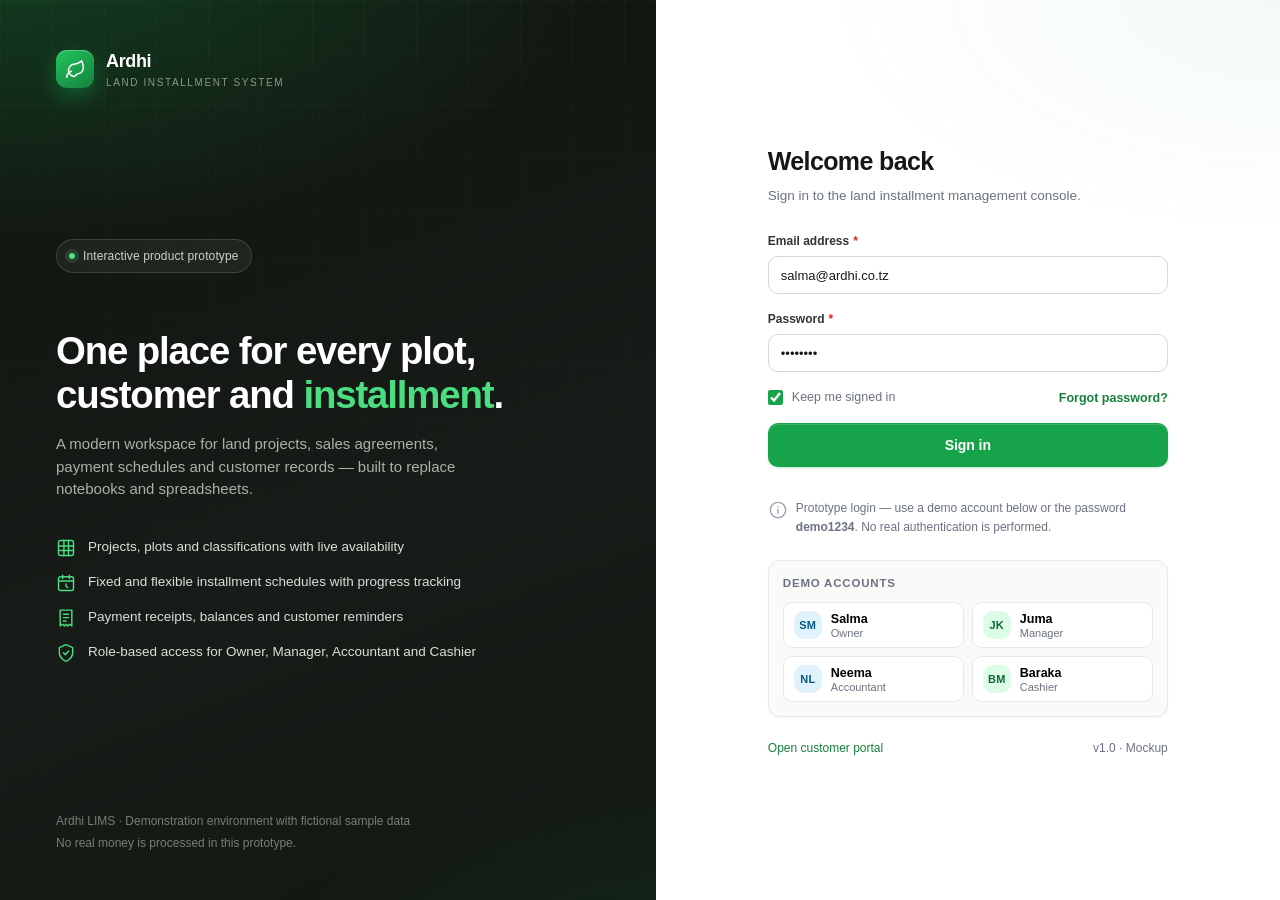
<file: index.html>
<!DOCTYPE html>
<html lang="en">
<head>
  <meta charset="UTF-8" />
  <meta name="viewport" content="width=device-width, initial-scale=1.0" />
  <meta name="description" content="Ardhi LIMS — interactive frontend prototype of a Land Installment Management System." />
  <title>Ardhi LIMS — Land Installment Management System</title>
  <link rel="icon" href="data:image/svg+xml,%3Csvg xmlns='http://www.w3.org/2000/svg' viewBox='0 0 24 24'%3E%3Crect width='24' height='24' rx='6' fill='%2316A34A'/%3E%3Cpath d='M7 16.5 12 7l5 9.5' fill='none' stroke='white' stroke-width='2' stroke-linecap='round' stroke-linejoin='round'/%3E%3C/svg%3E" />
  <link rel="stylesheet" href="css/style.css?v=20261125e" />
  <link rel="stylesheet" href="css/dashboard.css?v=20261125e" />
  <link rel="stylesheet" href="css/modules.css?v=20261125e" />
  <link rel="stylesheet" href="css/responsive.css?v=20261125e" />
  <link rel="stylesheet" href="css/refine.css?v=20261125e" />
</head>
<body>

  <!-- ===================== Sign in ===================== -->
  <section class="login-screen" id="loginScreen">
    <div class="login-art">
      <div class="top">
        <div style="display:flex;align-items:center;gap:12px">
          <div class="brand-mark" id="loginBrandMark" data-icon-mark="1"></div>
          <div>
            <div style="font-size:18px;font-weight:700;letter-spacing:-.02em">Ardhi</div>
            <div style="font-size:10px;letter-spacing:.16em;text-transform:uppercase;color:#8B978C">Land Installment System</div>
          </div>
        </div>
      </div>
      <div>
        <span class="art-badge"><span class="dot"></span> Interactive product prototype</span>
        <h2>One place for every plot, customer and <em>installment</em>.</h2>
        <p class="lead">A modern workspace for land projects, sales agreements, payment schedules and customer records — built to replace notebooks and spreadsheets.</p>
        <div class="login-points">
          <div class="row"><span data-icon="plots"></span> Projects, plots and classifications with live availability</div>
          <div class="row"><span data-icon="installments"></span> Fixed and flexible installment schedules with progress tracking</div>
          <div class="row"><span data-icon="receipt"></span> Payment receipts, balances and customer reminders</div>
          <div class="row"><span data-icon="users"></span> Role-based access for Owner, Manager, Accountant and Cashier</div>
        </div>
      </div>
      <div class="foot">
        <div>Ardhi LIMS · Demonstration environment with fictional sample data</div>
        <div style="margin-top:4px">No real money is processed in this prototype.</div>
      </div>
    </div>

    <div class="login-main">
      <div class="login-box">
        <div class="brand">
          <div style="display:flex;align-items:center;gap:10px">
            <div class="brand-mark" data-icon-mark="1"></div>
            <div>
              <div style="font-size:16px;font-weight:700">Ardhi LIMS</div>
              <div style="font-size:10px;letter-spacing:.14em;text-transform:uppercase;color:var(--muted)">Management console</div>
            </div>
          </div>
        </div>
        <h1>Welcome back</h1>
        <p class="sub">Sign in to the land installment management console.</p>

        <form class="login-form" id="loginForm" novalidate>
          <div class="field" data-field="email">
            <label for="loginEmail">Email address <span class="req">*</span></label>
            <input class="input" type="email" id="loginEmail" name="email" placeholder="you@ardhi.co.tz" autocomplete="username" />
            <span class="error-msg">Enter a valid email address.</span>
          </div>
          <div class="field" data-field="password">
            <label for="loginPassword">Password <span class="req">*</span></label>
            <input class="input" type="password" id="loginPassword" name="password" placeholder="Enter your password" autocomplete="current-password" />
            <span class="error-msg">Enter your password.</span>
          </div>
          <div style="display:flex;align-items:center;justify-content:space-between;font-size:12.5px">
            <label class="check" style="color:var(--muted)"><input type="checkbox" id="rememberMe" checked /> Keep me signed in</label>
            <button type="button" class="btn-link" id="forgotBtn">Forgot password?</button>
          </div>
          <button class="btn btn-primary btn-lg btn-block" type="submit" id="loginSubmit">Sign in</button>
          <div class="login-hint">
            <span data-icon="info"></span>
            <span>Prototype login — use a demo account below or the password <strong>demo1234</strong>. No real authentication is performed.</span>
          </div>
        </form>

        <div class="demo-accounts">
          <div class="cap">Demo accounts</div>
          <div class="grid" id="demoAccounts"></div>
        </div>

        <div style="margin-top:22px;display:flex;align-items:center;justify-content:space-between;font-size:12px;color:var(--muted)">
          <a href="customer-portal.html">Open customer portal</a>
          <span>v1.0 · Mockup</span>
        </div>
      </div>
    </div>
  </section>

  <!-- ===================== Application shell ===================== -->
  <div class="app-shell" id="appShell">
    <div class="sidebar-overlay" id="sidebarOverlay"></div>

    <aside class="sidebar" id="sidebar" aria-label="Main navigation">
      <div class="sidebar-brand">
        <div class="brand-mark" data-icon-mark="1"></div>
        <div class="brand-text">
          <div class="name">Ardhi</div>
          <div class="tag">Land Installment System</div>
        </div>
      </div>
      <div class="sidebar-scroll" id="sidebarNav"></div>
      <div class="sidebar-foot">
        <div class="side-user" id="sidebarUser"></div>
      </div>
    </aside>

    <div class="main">
      <header class="topbar">
        <button class="icon-btn menu-btn" id="mobileMenuBtn" aria-label="Open navigation" data-icon-btn="menu"></button>
        <button class="icon-btn" id="collapseBtn" aria-label="Collapse sidebar" data-icon-btn="chevron-left"></button>
        <div class="page-head">
          <div class="crumb" id="pageCrumb"></div>
          <h1 id="pageTitle">Dashboard</h1>
        </div>
        <div class="topbar-spacer"></div>

        <div class="global-search" id="globalSearch">
          <div class="box">
            <span data-icon="search"></span>
            <input type="text" id="globalSearchInput" placeholder="Search customers, plots, sales…" autocomplete="off" aria-label="Global search" />
            <kbd>/</kbd>
          </div>
        </div>

        <div class="topbar-actions">
          <div class="menu-wrap">
            <button class="icon-btn" id="notifBtn" aria-label="Notifications" data-icon-btn="bell"><span class="dot-badge hidden" id="notifBadge">0</span></button>
          </div>
          <div class="menu-wrap" id="userMenuWrap">
            <button class="user-menu-btn" id="userMenuBtn" aria-haspopup="menu"></button>
          </div>
        </div>
      </header>

      <main class="content" id="view" tabindex="-1"></main>

      <footer class="app-footer">
        <span>Ardhi LIMS · Frontend prototype for demonstration. All names, plots and transactions are fictional.</span>
        <span style="display:flex;align-items:center;gap:6px"><span data-icon="shield-check" class="icon-sm"></span> Simulated environment — no real payments</span>
      </footer>
    </div>
  </div>

  <div id="modalRoot"></div>
  <div class="toast-root" id="toastRoot" aria-live="polite"></div>
  <div id="printArea"></div>

  <script src="js/icons.js?v=20261125e"></script>
  <script src="js/sample-data.js?v=20261125e"></script>
  <script src="js/store.js?v=20261125e"></script>
  <script src="js/ui.js?v=20261125e"></script>
  <script src="js/dashboard.js?v=20261125e"></script>
  <script src="js/performance.js?v=20261125e"></script>
  <script src="js/land.js?v=20261125e"></script>
  <script src="js/customers.js?v=20261125e"></script>
  <script src="js/sales.js?v=20261125e"></script>
  <script src="js/installments.js?v=20261125e"></script>
  <script src="js/payments.js?v=20261125e"></script>
  <script src="js/expenditure.js?v=20261125e"></script>
  <script src="js/financial.js?v=20261125e"></script>
  <script src="js/notifications.js?v=20261125e"></script>
  <script src="js/reports.js?v=20261125e"></script>
  <script src="js/users.js?v=20261125e"></script>
  <script src="js/settings.js?v=20261125e"></script>
  <script src="js/app.js?v=20261125e"></script>
</body>
</html>
</file>
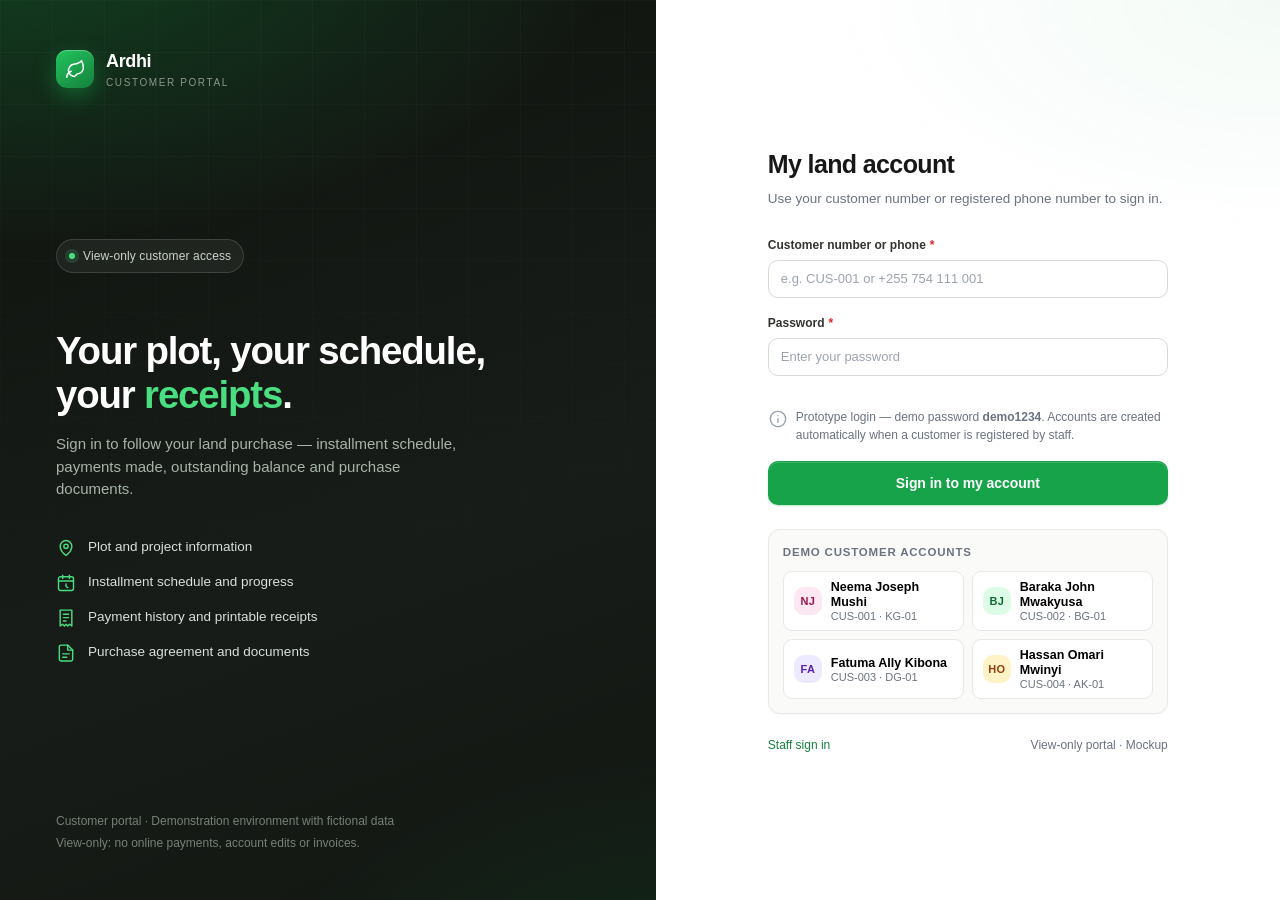
<file: customer-portal.html>
<!DOCTYPE html>
<html lang="en">
<head>
  <meta charset="UTF-8" />
  <meta name="viewport" content="width=device-width, initial-scale=1.0" />
  <meta name="description" content="Ardhi customer portal — view your plot, installments and payment receipts." />
  <title>Ardhi Customer Portal — My Land Account</title>
  <link rel="icon" href="data:image/svg+xml,%3Csvg xmlns='http://www.w3.org/2000/svg' viewBox='0 0 24 24'%3E%3Crect width='24' height='24' rx='6' fill='%2316A34A'/%3E%3Cpath d='M7 16.5 12 7l5 9.5' fill='none' stroke='white' stroke-width='2' stroke-linecap='round' stroke-linejoin='round'/%3E%3C/svg%3E" />
  <link rel="stylesheet" href="css/style.css?v=20261125e" />
  <link rel="stylesheet" href="css/modules.css?v=20261125e" />
  <link rel="stylesheet" href="css/portal.css?v=20261125e" />
  <link rel="stylesheet" href="css/refine.css?v=20261125e" />
</head>
<body class="portal-body">

  <!-- ===================== Portal sign in ===================== -->
  <section class="login-screen portal-login" id="portalLogin">
    <div class="login-art">
      <div class="top">
        <div style="display:flex;align-items:center;gap:12px">
          <div class="brand-mark" data-icon-mark="1"></div>
          <div>
            <div style="font-size:18px;font-weight:700;letter-spacing:-.02em">Ardhi</div>
            <div style="font-size:10px;letter-spacing:.16em;text-transform:uppercase;color:#8B978C">Customer Portal</div>
          </div>
        </div>
      </div>
      <div>
        <span class="art-badge"><span class="dot"></span> View-only customer access</span>
        <h2>Your plot, your schedule, your <em>receipts</em>.</h2>
        <p class="lead">Sign in to follow your land purchase — installment schedule, payments made, outstanding balance and purchase documents.</p>
        <div class="login-points">
          <div class="row"><span data-icon="land"></span> Plot and project information</div>
          <div class="row"><span data-icon="installments"></span> Installment schedule and progress</div>
          <div class="row"><span data-icon="receipt"></span> Payment history and printable receipts</div>
          <div class="row"><span data-icon="file"></span> Purchase agreement and documents</div>
        </div>
      </div>
      <div class="foot">
        <div>Customer portal · Demonstration environment with fictional data</div>
        <div style="margin-top:4px">View-only: no online payments, account edits or invoices.</div>
      </div>
    </div>

    <div class="login-main">
      <div class="login-box">
        <div class="brand">
          <div style="display:flex;align-items:center;gap:10px">
            <div class="brand-mark" data-icon-mark="1"></div>
            <div>
              <div style="font-size:16px;font-weight:700">Ardhi</div>
              <div style="font-size:10px;letter-spacing:.14em;text-transform:uppercase;color:var(--muted)">Customer portal</div>
            </div>
          </div>
        </div>
        <h1>My land account</h1>
        <p class="sub">Use your customer number or registered phone number to sign in.</p>

        <form class="login-form" id="portalLoginForm" novalidate>
          <div class="field" data-field="identifier">
            <label for="portalId">Customer number or phone <span class="req">*</span></label>
            <input class="input" type="text" id="portalId" name="identifier" placeholder="e.g. CUS-001 or +255 754 111 001" autocomplete="username" />
            <span class="error-msg">Enter your customer number or registered phone number.</span>
          </div>
          <div class="field" data-field="password">
            <label for="portalPassword">Password <span class="req">*</span></label>
            <input class="input" type="password" id="portalPassword" name="password" placeholder="Enter your password" autocomplete="current-password" />
            <span class="error-msg">Enter your password.</span>
          </div>
          <div class="login-hint">
            <span data-icon="info"></span>
            <span>Prototype login — demo password <strong>demo1234</strong>. Accounts are created automatically when a customer is registered by staff.</span>
          </div>
          <div id="portalLoginError" class="notice warn" style="display:none"> <span data-icon="alert"></span><div></div></div>
          <button class="btn btn-primary btn-lg btn-block" type="submit" id="portalLoginSubmit">Sign in to my account</button>
        </form>

        <div class="demo-accounts">
          <div class="cap">Demo customer accounts</div>
          <div class="grid" id="portalDemoAccounts"></div>
        </div>

        <div style="margin-top:22px;display:flex;align-items:center;justify-content:space-between;font-size:12px;color:var(--muted)">
          <a href="index.html">Staff sign in</a>
          <span>View-only portal · Mockup</span>
        </div>
      </div>
    </div>
  </section>

  <!-- ===================== Portal shell ===================== -->
  <div class="portal-shell" id="portalShell">
    <header class="portal-head">
      <div class="portal-brand">
        <div class="brand-mark" data-icon-mark="1"></div>
        <div>
          <div class="name">Ardhi</div>
          <div class="tag">Customer Portal</div>
        </div>
        <span class="badge green no-dot" style="margin-left:6px">View only</span>
      </div>
      <nav class="portal-nav" id="portalNav" aria-label="Customer portal navigation">
        <button data-section="overview" class="active"><span data-icon="dashboard"></span> Overview</button>
        <button data-section="schedule"><span data-icon="installments"></span> Schedule</button>
        <button data-section="payments"><span data-icon="receipt"></span> Payments</button>
        <button data-section="documents"><span data-icon="file"></span> Documents</button>
        <button data-section="requests"><span data-icon="send"></span> Requests</button>
      </nav>
      <div class="portal-account">
        <div class="portal-user" id="portalUser"></div>
        <button class="icon-btn" id="portalLogout" aria-label="Sign out" title="Sign out" data-icon-btn="logout"></button>
      </div>
    </header>

    <main class="portal-main" id="portalView"></main>

    <footer class="portal-foot">
      <span>Ardhi customer portal · Frontend prototype. All plots, customers and transactions are fictional.</span>
      <span>No online payments, account editing, invoices or access to other customers' records.</span>
    </footer>
  </div>

  <div id="modalRoot"></div>
  <div class="toast-root" id="toastRoot" aria-live="polite"></div>
  <div id="printArea"></div>

  <script src="js/icons.js?v=20261125e"></script>
  <script src="js/sample-data.js?v=20261125e"></script>
  <script src="js/store.js?v=20261125e"></script>
  <script src="js/ui.js?v=20261125e"></script>
  <script src="js/customer-portal.js?v=20261125e"></script>
</body>
</html>
</file>
<file: css/style.css>
/* ==========================================================================
   Ardhi LIMS — Core design system
   Palette: White #FFFFFF · Green #16A34A · Black #171717
   ========================================================================== */

:root {
  --green: #16A34A;
  --green-600: #15803D;
  --green-700: #116932;
  --green-800: #0B4F27;
  --green-50: #F0FDF4;
  --green-100: #DCFCE7;
  --green-200: #BBF7D0;

  --ink: #171717;
  --ink-2: #33342F;
  --muted: #6B7280;
  --muted-2: #9CA3AF;

  --bg: #F5F6F5;
  --card: #FFFFFF;
  --line: #E7E9E6;
  --line-soft: #EFF1EE;
  --line-strong: #D6DAD4;

  --sidebar: #141815;
  --sidebar-2: #1B211C;

  --red: #DC2626;
  --red-50: #FEF2F2;
  --amber: #B45309;
  --amber-50: #FFFBEB;
  --blue: #2563EB;
  --blue-50: #EFF6FF;

  --radius-lg: 16px;
  --radius: 12px;
  --radius-sm: 9px;

  --shadow-xs: 0 1px 2px rgba(23, 23, 23, 0.04);
  --shadow-sm: 0 1px 3px rgba(23, 23, 23, 0.06), 0 1px 2px rgba(23, 23, 23, 0.04);
  --shadow-md: 0 10px 30px rgba(23, 23, 23, 0.09);
  --shadow-lg: 0 24px 60px rgba(23, 23, 23, 0.18);

  --sidebar-w: 264px;
  --sidebar-w-collapsed: 80px;
  --topbar-h: 68px;

  --font: "Inter", "Segoe UI", -apple-system, BlinkMacSystemFont, Roboto, "Helvetica Neue", Arial, sans-serif;
  --mono: "Cascadia Mono", "SFMono-Regular", Consolas, "Liberation Mono", monospace;
}

* { box-sizing: border-box; }

html, body { height: 100%; }

body {
  margin: 0;
  font-family: var(--font);
  font-size: 14px;
  line-height: 1.5;
  color: var(--ink);
  background: var(--bg);
  -webkit-font-smoothing: antialiased;
  text-rendering: optimizeLegibility;
}

h1, h2, h3, h4, h5, p { margin: 0; }
a { color: var(--green-600); text-decoration: none; }
a:hover { text-decoration: underline; }
button { font-family: inherit; }
input, select, textarea { font-family: inherit; }
img, svg { display: block; }
::selection { background: var(--green-200); color: var(--ink); }

.icon { width: 20px; height: 20px; flex: none; display: inline-block; vertical-align: middle; }
.icon-sm { width: 16px; height: 16px; }
.icon-lg { width: 24px; height: 24px; }

.num, .tabular { font-variant-numeric: tabular-nums; }
.mono { font-family: var(--mono); font-size: 12.5px; }
.muted { color: var(--muted); }
.small { font-size: 12.5px; }
.strong { font-weight: 600; }
.nowrap { white-space: nowrap; }
.text-right { text-align: right; }
.center { text-align: center; }
.hidden { display: none !important; }

/* ==========================================================================
   Login screen
   ========================================================================== */

.login-screen {
  min-height: 100vh;
  display: grid;
  grid-template-columns: minmax(0, 1.05fr) minmax(0, 1fr);
  background: var(--card);
}

.login-art {
  position: relative;
  overflow: hidden;
  background:
    radial-gradient(1100px 560px at -5% -10%, rgba(22, 163, 74, 0.35), transparent 60%),
    radial-gradient(900px 600px at 110% 120%, rgba(22, 163, 74, 0.18), transparent 55%),
    linear-gradient(160deg, #10140F 0%, #171C18 60%, #121712 100%);
  color: #fff;
  padding: 48px 56px;
  display: flex;
  flex-direction: column;
  justify-content: space-between;
}

.login-art::after {
  content: "";
  position: absolute;
  inset: 0;
  background-image:
    linear-gradient(rgba(255, 255, 255, 0.045) 1px, transparent 1px),
    linear-gradient(90deg, rgba(255, 255, 255, 0.045) 1px, transparent 1px);
  background-size: 52px 52px;
  mask-image: linear-gradient(to bottom, rgba(0,0,0,.55), transparent 80%);
  pointer-events: none;
}

.login-art > * { position: relative; z-index: 1; }

.login-art h2 {
  font-size: clamp(28px, 3vw, 40px);
  line-height: 1.15;
  letter-spacing: -0.03em;
  font-weight: 650;
  max-width: 460px;
  margin-top: 56px;
}
.login-art h2 em { color: #4ADE80; font-style: normal; }
.login-art p.lead { color: #A8B3AA; max-width: 420px; margin-top: 16px; font-size: 15px; }

.login-points { margin-top: 36px; display: grid; gap: 14px; max-width: 440px; }
.login-points .row { display: flex; gap: 12px; align-items: flex-start; color: #D8E0D9; font-size: 13.5px; }
.login-points .row .icon { color: #4ADE80; margin-top: 1px; }

.login-art .foot { color: #758077; font-size: 12px; }
.login-art .art-badge {
  display: inline-flex; align-items: center; gap: 8px;
  border: 1px solid rgba(255, 255, 255, 0.14);
  background: rgba(255, 255, 255, 0.06);
  padding: 7px 12px; border-radius: 999px;
  font-size: 12px; color: #C9D4CB; letter-spacing: 0.01em;
  backdrop-filter: blur(6px);
}
.login-art .art-badge .dot { width: 6px; height: 6px; border-radius: 50%; background: #4ADE80; box-shadow: 0 0 0 4px rgba(74, 222, 128, 0.15); }

.login-main {
  display: flex;
  align-items: center;
  justify-content: center;
  padding: 40px 28px;
  background:
    radial-gradient(700px 360px at 100% 0%, rgba(22, 163, 74, 0.05), transparent 65%),
    var(--card);
}

.login-box { width: min(400px, 100%); }
.login-box > .brand { display: none; margin-bottom: 26px; }
.login-box h1 { font-size: 24px; letter-spacing: -0.02em; font-weight: 650; }
.login-box .sub { color: var(--muted); margin-top: 6px; font-size: 13.5px; }

.login-form { margin-top: 26px; display: grid; gap: 16px; }

.demo-accounts {
  margin-top: 24px;
  border: 1px solid var(--line);
  border-radius: var(--radius);
  background: #FAFBF9;
  padding: 14px;
}
.demo-accounts .cap { font-size: 11.5px; text-transform: uppercase; letter-spacing: 0.07em; color: var(--muted); font-weight: 600; margin-bottom: 10px; }
.demo-accounts .grid { display: grid; grid-template-columns: 1fr 1fr; gap: 8px; }
.demo-chip {
  display: flex; align-items: center; gap: 9px;
  border: 1px solid var(--line); background: #fff;
  border-radius: 9px; padding: 8px 10px; cursor: pointer;
  text-align: left; transition: border-color .15s, box-shadow .15s, transform .15s;
}
.demo-chip:hover { border-color: var(--green); box-shadow: 0 0 0 3px var(--green-50); }
.demo-chip .avatar { width: 28px; height: 28px; font-size: 11px; }
.demo-chip .nm { font-size: 12.5px; font-weight: 600; line-height: 1.2; }
.demo-chip .rl { font-size: 11px; color: var(--muted); }
.login-hint { display: flex; gap: 8px; align-items: flex-start; color: var(--muted); font-size: 12px; margin-top: 16px; line-height: 1.55; }
.login-hint .icon { color: var(--muted-2); margin-top: 1px; }

/* ==========================================================================
   App layout
   ========================================================================== */

.app-shell { display: none; min-height: 100vh; }
body.authed .app-shell { display: block; }
body.authed .login-screen { display: none; }

.sidebar {
  position: fixed;
  inset: 0 auto 0 0;
  width: var(--sidebar-w);
  background: var(--sidebar);
  color: #C7D0C8;
  display: flex;
  flex-direction: column;
  z-index: 60;
  transition: width .22s ease, transform .25s ease;
  border-right: 1px solid rgba(255, 255, 255, 0.04);
}

.sidebar-brand {
  display: flex; align-items: center; gap: 12px;
  padding: 20px 20px 18px;
  border-bottom: 1px solid rgba(255, 255, 255, 0.06);
  min-height: var(--topbar-h);
}
.brand-mark {
  width: 38px; height: 38px; border-radius: 11px; flex: none;
  background: linear-gradient(145deg, #22C55E, #15803D);
  display: grid; place-items: center; color: #fff;
  box-shadow: 0 6px 18px rgba(22, 163, 74, 0.35), inset 0 1px 0 rgba(255,255,255,.25);
}
.brand-mark .icon { width: 21px; height: 21px; }
.brand-text { min-width: 0; transition: opacity .15s; }
.brand-text .name { font-size: 17px; font-weight: 700; color: #fff; letter-spacing: -0.02em; line-height: 1.1; }
.brand-text .tag { font-size: 10px; letter-spacing: 0.14em; text-transform: uppercase; color: #8B978C; margin-top: 3px; white-space: nowrap; }

.sidebar-scroll { flex: 1; overflow-y: auto; overflow-x: hidden; padding: 14px 12px 18px; scrollbar-width: thin; scrollbar-color: #333b33 transparent; }
.sidebar-scroll::-webkit-scrollbar { width: 6px; }
.sidebar-scroll::-webkit-scrollbar-thumb { background: #2E362F; border-radius: 8px; }

.nav-group { margin-top: 14px; }
.nav-group:first-child { margin-top: 2px; }
.nav-label {
  font-size: 10px; letter-spacing: 0.12em; text-transform: uppercase;
  color: #6E7A70; font-weight: 650; padding: 8px 12px 7px; white-space: nowrap;
  transition: opacity .15s;
}

.nav-item {
  display: flex; align-items: center; gap: 12px;
  padding: 9.5px 12px;
  border-radius: 9px;
  color: #B8C2BA;
  font-size: 13.5px;
  font-weight: 500;
  cursor: pointer;
  width: 100%;
  border: 0;
  background: transparent;
  text-align: left;
  position: relative;
  transition: background .15s, color .15s;
  margin-bottom: 2px;
}
.nav-item .icon { width: 19px; height: 19px; color: #8E9A90; transition: color .15s; flex: none; }
.nav-item:hover { background: rgba(255, 255, 255, 0.055); color: #fff; }
.nav-item:hover .icon { color: #D6E0D7; }
.nav-item.active {
  background: linear-gradient(90deg, rgba(22, 163, 74, 0.26), rgba(22, 163, 74, 0.08));
  color: #fff;
  box-shadow: inset 0 0 0 1px rgba(34, 197, 94, 0.18);
}
.nav-item.active .icon { color: #4ADE80; }
.nav-item.active::before {
  content: ""; position: absolute; left: -12px; top: 8px; bottom: 8px; width: 3px;
  border-radius: 0 3px 3px 0; background: #22C55E;
}
.nav-text { flex: 1; white-space: nowrap; overflow: hidden; text-overflow: ellipsis; }
.nav-badge {
  min-width: 20px; height: 20px; border-radius: 999px; background: var(--green);
  color: #fff; font-size: 11px; font-weight: 700; display: inline-grid; place-items: center;
  padding: 0 6px;
}
.nav-badge.ghost { background: rgba(255,255,255,.12); color: #D5DED6; }

.sidebar-foot { border-top: 1px solid rgba(255,255,255,.07); padding: 14px 14px 16px; }
.side-user { display: flex; align-items: center; gap: 10px; min-width: 0; }
.side-user .meta { flex: 1; min-width: 0; }
.side-user .meta .nm { color: #F3F6F3; font-size: 13px; font-weight: 600; white-space: nowrap; overflow: hidden; text-overflow: ellipsis; }
.side-user .meta .rl { color: #859187; font-size: 11.5px; }
.side-user .icon-btn { color: #859187; }
.side-user .icon-btn:hover { color: #fff; background: rgba(255,255,255,.08); }

/* Collapsed sidebar */
.app-shell.collapsed .sidebar { width: var(--sidebar-w-collapsed); }
.app-shell.collapsed .main { margin-left: var(--sidebar-w-collapsed); }
.app-shell.collapsed .brand-text,
.app-shell.collapsed .nav-label,
.app-shell.collapsed .nav-text,
.app-shell.collapsed .nav-badge,
.app-shell.collapsed .side-user .meta,
.app-shell.collapsed .side-user .icon-btn { display: none; }
.app-shell.collapsed .sidebar-brand { justify-content: center; padding: 20px 10px 18px; }
.app-shell.collapsed .nav-item { justify-content: center; padding: 12px 8px; }
.app-shell.collapsed .nav-item .icon { width: 21px; height: 21px; }
.app-shell.collapsed .sidebar-foot { display: flex; justify-content: center; padding: 14px 8px; }
.app-shell.collapsed .side-user { justify-content: center; }
.app-shell.collapsed .nav-item::after {
  content: attr(data-title);
  position: absolute; left: calc(100% + 12px); top: 50%; transform: translateY(-50%);
  background: #0C100D; color: #fff; padding: 6px 10px; border-radius: 7px;
  font-size: 12px; white-space: nowrap; opacity: 0; pointer-events: none;
  transition: opacity .12s; z-index: 90; box-shadow: var(--shadow-md);
}
.app-shell.collapsed .nav-item:hover::after { opacity: 1; }

.sidebar-overlay {
  display: none; position: fixed; inset: 0; background: rgba(10, 14, 10, 0.5);
  z-index: 55; backdrop-filter: blur(2px);
}

.main {
  margin-left: var(--sidebar-w);
  min-height: 100vh;
  display: flex;
  flex-direction: column;
  transition: margin .22s ease;
}

.topbar {
  height: var(--topbar-h);
  background: rgba(255, 255, 255, 0.88);
  backdrop-filter: blur(14px);
  border-bottom: 1px solid var(--line);
  display: flex;
  align-items: center;
  gap: 16px;
  padding: 0 28px;
  position: sticky;
  top: 0;
  z-index: 40;
}

.topbar .menu-btn { display: none; }
.page-head { min-width: 0; }
.page-head .crumb { font-size: 11.5px; color: var(--muted); display: flex; align-items: center; gap: 6px; }
.page-head .crumb .sep { color: var(--line-strong); }
.page-head h1 { font-size: 17.5px; font-weight: 650; letter-spacing: -0.02em; line-height: 1.3; white-space: nowrap; overflow: hidden; text-overflow: ellipsis; }

.topbar-spacer { flex: 1; }

.global-search { position: relative; width: 300px; max-width: 34vw; }
.global-search .box {
  display: flex; align-items: center; gap: 9px;
  background: #F4F6F3; border: 1px solid transparent;
  border-radius: 10px; padding: 0 11px; height: 38px;
  transition: background .15s, border-color .15s, box-shadow .15s;
}
.global-search .box:focus-within { background: #fff; border-color: var(--green); box-shadow: 0 0 0 3px var(--green-50); }
.global-search .box .icon { width: 17px; height: 17px; color: var(--muted); }
.global-search input { border: 0; outline: 0; background: transparent; flex: 1; font-size: 13px; color: var(--ink); min-width: 0; }
.global-search input::placeholder { color: var(--muted-2); }
.global-search kbd {
  font-family: var(--font); font-size: 10.5px; color: var(--muted); background: #fff;
  border: 1px solid var(--line); border-radius: 5px; padding: 1px 5px;
}

.search-results {
  position: absolute; top: calc(100% + 8px); left: 0; right: 0;
  background: #fff; border: 1px solid var(--line); border-radius: var(--radius);
  box-shadow: var(--shadow-md); overflow: hidden; max-height: 70vh; overflow-y: auto;
  z-index: 70;
}
.search-results .group-label { font-size: 10.5px; text-transform: uppercase; letter-spacing: .08em; color: var(--muted); padding: 12px 14px 4px; font-weight: 650; }
.search-results .result {
  display: flex; gap: 10px; align-items: center; padding: 9px 14px; cursor: pointer; border: 0; background: none; width: 100%; text-align: left;
}
.search-results .result:hover, .search-results .result:focus-visible { background: #F6F8F5; outline: none; }
.search-results .result .icon { color: var(--muted); }
.search-results .result .t { font-size: 13px; font-weight: 550; }
.search-results .result .s { font-size: 11.5px; color: var(--muted); }
.search-results .result .go { margin-left: auto; color: var(--muted-2); }
.search-results .empty { padding: 20px 14px; text-align: center; color: var(--muted); font-size: 13px; }

.topbar-actions { display: flex; align-items: center; gap: 6px; }

.icon-btn {
  width: 38px; height: 38px; display: inline-grid; place-items: center;
  border-radius: 10px; border: 0; background: transparent; color: var(--ink-2);
  cursor: pointer; position: relative; transition: background .15s, color .15s;
}
.icon-btn:hover { background: #F0F2EE; color: var(--ink); }
.icon-btn .icon { width: 19px; height: 19px; }
.icon-btn .dot-badge {
  position: absolute; top: 7px; right: 7px; min-width: 16px; height: 16px; padding: 0 4px;
  border-radius: 999px; background: var(--red); color: #fff; font-size: 10px; font-weight: 700;
  display: grid; place-items: center; border: 2px solid #fff;
}

.user-menu-btn {
  display: flex; align-items: center; gap: 10px; padding: 5px 8px 5px 5px;
  border-radius: 11px; border: 0; background: transparent; cursor: pointer; transition: background .15s;
}
.user-menu-btn:hover { background: #F0F2EE; }
.user-menu-btn .meta { text-align: left; line-height: 1.25; }
.user-menu-btn .meta .nm { font-size: 12.5px; font-weight: 600; }
.user-menu-btn .meta .rl { font-size: 11px; color: var(--muted); }
.user-menu-btn .icon { width: 15px; height: 15px; color: var(--muted); }

.avatar {
  width: 34px; height: 34px; border-radius: 10px; flex: none;
  display: grid; place-items: center; font-size: 12px; font-weight: 700;
  background: var(--green-100); color: var(--green-700); letter-spacing: 0.02em;
}
.avatar.lg { width: 48px; height: 48px; font-size: 15px; border-radius: 13px; }
.avatar.sm { width: 28px; height: 28px; font-size: 10.5px; border-radius: 8px; }
.avatar.c2 { background: #E0EAFF; color: #3730A3; }
.avatar.c3 { background: #FEF3C7; color: #92400E; }
.avatar.c4 { background: #FCE7F3; color: #9D174D; }
.avatar.c5 { background: #E0F2FE; color: #075985; }
.avatar.c6 { background: #EDE9FE; color: #5B21B6; }
.avatar.img { padding: 0; overflow: hidden; }

.content { flex: 1; padding: 26px 28px 40px; width: 100%; max-width: 1560px; margin: 0 auto; }

.app-footer {
  border-top: 1px solid var(--line); padding: 14px 28px;
  display: flex; align-items: center; justify-content: space-between; gap: 12px;
  color: var(--muted); font-size: 11.5px; background: #fff;
}

.page { animation: pageIn .28s ease; }
@keyframes pageIn { from { opacity: 0; transform: translateY(6px); } to { opacity: 1; transform: none; } }

/* ==========================================================================
   Page headers, toolbars, sections
   ========================================================================== */

.page-head-row { display: flex; align-items: flex-end; justify-content: space-between; gap: 18px; flex-wrap: wrap; margin-bottom: 20px; }
.page-head-row h2 { font-size: 21px; font-weight: 650; letter-spacing: -0.025em; }
.page-head-row .sub { color: var(--muted); font-size: 13px; margin-top: 4px; max-width: 720px; }
.page-actions { display: flex; align-items: center; gap: 8px; flex-wrap: wrap; }

.toolbar {
  display: flex; align-items: center; gap: 10px; flex-wrap: wrap;
  padding: 14px 16px; border-bottom: 1px solid var(--line);
}
.toolbar .grow { flex: 1; }
.toolbar .count { color: var(--muted); font-size: 12.5px; }

.field-inline { position: relative; display: flex; align-items: center; }
.field-inline .icon { position: absolute; left: 11px; color: var(--muted); width: 16px; height: 16px; pointer-events: none; }
.field-inline input, .field-inline select { padding-left: 34px; }
.field-inline.select-only select { padding-left: 34px; }

.input, .select, .textarea {
  height: 38px; border: 1px solid var(--line-strong); border-radius: 9px;
  padding: 0 12px; font-size: 13px; color: var(--ink); background: #fff;
  outline: none; transition: border-color .15s, box-shadow .15s;
  width: 100%;
}
.textarea { height: auto; min-height: 92px; padding: 10px 12px; resize: vertical; line-height: 1.5; }
.input:focus, .select:focus, .textarea:focus { border-color: var(--green); box-shadow: 0 0 0 3px var(--green-50); }
.input::placeholder, .textarea::placeholder { color: var(--muted-2); }
.input:disabled, .select:disabled, .textarea:disabled { background: #F5F6F4; color: var(--muted); cursor: not-allowed; }
.select {
  appearance: none;
  background-image: url("data:image/svg+xml,%3Csvg xmlns='http://www.w3.org/2000/svg' width='16' height='16' viewBox='0 0 24 24' fill='none' stroke='%236B7280' stroke-width='2' stroke-linecap='round' stroke-linejoin='round'%3E%3Cpath d='m6 9 6 6 6-6'/%3E%3C/svg%3E");
  background-repeat: no-repeat; background-position: right 10px center;
  padding-right: 34px;
}
.input.sm, .select.sm { height: 33px; font-size: 12.5px; }
.search-input { width: 260px; max-width: 100%; }

.input-group { display: flex; gap: 8px; }
.input-group .input { flex: 1; }

/* ==========================================================================
   Buttons
   ========================================================================== */

.btn {
  display: inline-flex; align-items: center; justify-content: center; gap: 7px;
  height: 38px; padding: 0 15px; border-radius: 9px;
  font-size: 13px; font-weight: 600; letter-spacing: -0.005em;
  border: 1px solid transparent; cursor: pointer; white-space: nowrap;
  transition: background .15s, border-color .15s, box-shadow .15s, transform .1s, color .15s;
  text-decoration: none;
}
.btn:active { transform: translateY(1px); }
.btn .icon { width: 16px; height: 16px; }
.btn:focus-visible { outline: 2px solid var(--green); outline-offset: 2px; }

.btn-primary { background: var(--green); color: #fff; box-shadow: 0 1px 2px rgba(22, 163, 74, 0.3); }
.btn-primary:hover { background: var(--green-600); text-decoration: none; }
.btn-dark { background: var(--ink); color: #fff; }
.btn-dark:hover { background: #000; }
.btn-outline { background: #fff; border-color: var(--line-strong); color: var(--ink); }
.btn-outline:hover { background: #F7F8F6; border-color: #C3C8C1; }
.btn-ghost { background: transparent; color: var(--ink-2); }
.btn-ghost:hover { background: #F0F2EE; }
.btn-danger { background: var(--red-50); color: var(--red); border-color: #FECACA; }
.btn-danger:hover { background: #FEE2E2; }
.btn-sm { height: 32px; padding: 0 11px; font-size: 12.5px; border-radius: 8px; }
.btn-sm .icon { width: 14px; height: 14px; }
.btn-lg { height: 44px; padding: 0 20px; font-size: 14px; border-radius: 10px; }
.btn-block { width: 100%; }
.btn[disabled], .btn.is-disabled { opacity: .55; cursor: not-allowed; pointer-events: none; }
.btn-link { background: none; border: 0; color: var(--green-600); font-weight: 600; cursor: pointer; padding: 0; font-size: 12.5px; }
.btn-link:hover { text-decoration: underline; }

.btn-group { display: inline-flex; border: 1px solid var(--line-strong); border-radius: 9px; overflow: hidden; background: #fff; }
.btn-group button { border: 0; background: transparent; padding: 8px 12px; font-size: 12.5px; font-weight: 550; color: var(--muted); cursor: pointer; }
.btn-group button + button { border-left: 1px solid var(--line); }
.btn-group button.on { background: var(--ink); color: #fff; }

/* ==========================================================================
   Cards
   ========================================================================== */

.card {
  background: var(--card);
  border: 1px solid var(--line);
  border-radius: var(--radius-lg);
  box-shadow: var(--shadow-xs);
  overflow: hidden;
}
.card + .card { margin-top: 18px; }
.card-head {
  display: flex; align-items: center; gap: 12px;
  padding: 16px 18px; border-bottom: 1px solid var(--line-soft);
}
.card-head h3 { font-size: 14.5px; font-weight: 620; letter-spacing: -0.01em; }
.card-head .sub { font-size: 12px; color: var(--muted); margin-top: 2px; }
.card-head .right { margin-left: auto; display: flex; align-items: center; gap: 8px; }
.card-body { padding: 18px; }
.card-body.tight { padding: 0; }

.panel-title { font-size: 14px; font-weight: 620; margin-bottom: 12px; }

.notice {
  display: flex; gap: 10px; align-items: flex-start;
  padding: 12px 14px; border-radius: var(--radius);
  font-size: 12.5px; line-height: 1.55;
  border: 1px solid var(--line); background: #FAFBF9; color: var(--ink-2);
}
.notice .icon { width: 17px; height: 17px; margin-top: 1px; flex: none; color: var(--muted); }
.notice.warn { background: var(--amber-50); border-color: #FDE68A; color: #78350F; }
.notice.warn .icon { color: var(--amber); }
.notice.info { background: var(--blue-50); border-color: #BFDBFE; color: #1E3A8A; }
.notice.info .icon { color: var(--blue); }
.notice.green { background: var(--green-50); border-color: var(--green-200); color: #14532D; }
.notice.green .icon { color: var(--green-600); }
.notice.dark { background: #F5F6F4; }
.notice strong { font-weight: 650; }

.banner-role {
  display: flex; align-items: center; gap: 10px;
  background: #fff; border: 1px solid var(--line);
  border-left: 3px solid var(--green);
  border-radius: 10px; padding: 10px 14px; margin-bottom: 18px;
  font-size: 12.5px; color: var(--muted);
}
.banner-role strong { color: var(--ink); }
.banner-role .icon { color: var(--green-600); }

.grid { display: grid; gap: 18px; }
.grid-2 { grid-template-columns: repeat(2, minmax(0, 1fr)); }
.grid-3 { grid-template-columns: repeat(3, minmax(0, 1fr)); }
.grid-4 { grid-template-columns: repeat(4, minmax(0, 1fr)); }
.grid-main-side { grid-template-columns: minmax(0, 1.65fr) minmax(0, 1fr); }
.grid-side-main { grid-template-columns: minmax(0, 1fr) minmax(0, 1.65fr); }
.grid-2-1 { grid-template-columns: minmax(0, 2fr) minmax(0, 1fr); }
.span-2 { grid-column: span 2; }

.section-head { display: flex; align-items: center; justify-content: space-between; gap: 12px; margin: 26px 0 12px; }
.section-head h3 { font-size: 15px; font-weight: 620; letter-spacing: -0.01em; }
.section-head .link { font-size: 12.5px; font-weight: 600; color: var(--green-600); cursor: pointer; display: inline-flex; align-items: center; gap: 4px; background: none; border: 0; }
.section-head .link .icon { width: 14px; height: 14px; }

/* ==========================================================================
   Badges & chips
   ========================================================================== */

.badge {
  display: inline-flex; align-items: center; gap: 6px;
  height: 23px; padding: 0 9px; border-radius: 999px;
  font-size: 11.5px; font-weight: 600; letter-spacing: 0.005em;
  background: #F2F4F1; color: #4B5563; border: 1px solid transparent; white-space: nowrap;
}
.badge::before { content: ""; width: 5px; height: 5px; border-radius: 50%; background: currentColor; opacity: .8; }
.badge.no-dot::before { display: none; }
.badge.green { background: var(--green-50); color: var(--green-700); border-color: var(--green-100); }
.badge.amber { background: var(--amber-50); color: var(--amber); border-color: #FDE68A; }
.badge.red { background: var(--red-50); color: #B91C1C; border-color: #FECACA; }
.badge.blue { background: var(--blue-50); color: #1D4ED8; border-color: #DBEAFE; }
.badge.grey { background: #F3F4F3; color: #4B5563; border-color: #E7E9E6; }
.badge.dark { background: #1C211D; color: #E7EDE8; }
.badge.solid { background: var(--green); color: #fff; }
.badge.solid::before { background: #fff; }

.chip {
  display: inline-flex; align-items: center; gap: 6px;
  height: 28px; padding: 0 10px; border-radius: 8px; font-size: 12px; font-weight: 550;
  background: #F4F6F3; color: var(--ink-2); border: 1px solid var(--line);
}
.chip .icon { width: 14px; height: 14px; color: var(--muted); }
.chip.outline { background: #fff; }

/* ==========================================================================
   Tables
   ========================================================================== */

.table-wrap { width: 100%; overflow-x: auto; }
table.data {
  width: 100%; border-collapse: collapse; font-size: 13px;
}
table.data th {
  text-align: left; font-size: 10.5px; text-transform: uppercase; letter-spacing: 0.07em;
  color: var(--muted); font-weight: 650; padding: 10px 16px;
  background: #FAFBF9; border-bottom: 1px solid var(--line);
  white-space: nowrap;
}
table.data th.sortable { cursor: pointer; user-select: none; }
table.data th.sortable:hover { color: var(--ink); }
table.data td { padding: 12px 16px; border-bottom: 1px solid var(--line-soft); vertical-align: middle; }
table.data tbody tr:last-child td { border-bottom: 0; }
table.data tbody tr { transition: background .12s; }
table.data tbody tr:hover { background: #FAFBF9; }
table.data tr.clickable { cursor: pointer; }
table.data td.num, table.data th.num { text-align: right; font-variant-numeric: tabular-nums; }
table.data .t-main { font-weight: 600; color: var(--ink); }
table.data .t-sub { font-size: 11.5px; color: var(--muted); margin-top: 1px; }
table.data td .actions { display: flex; gap: 2px; justify-content: flex-end; }
table.data tr.row-danger td { background: #FFFBFB; }
table.data tr.row-danger:hover td { background: #FFF5F5; }

.cell-user { display: flex; align-items: center; gap: 10px; min-width: 0; }
.cell-user .nm { font-weight: 600; font-size: 13px; line-height: 1.25; }
.cell-user .sub { font-size: 11.5px; color: var(--muted); }

.table-foot {
  display: flex; align-items: center; justify-content: space-between; gap: 12px;
  padding: 12px 16px; border-top: 1px solid var(--line-soft);
  font-size: 12px; color: var(--muted); flex-wrap: wrap;
}

.empty-state { padding: 44px 20px; text-align: center; color: var(--muted); }
.empty-state .icon-wrap {
  width: 52px; height: 52px; border-radius: 14px; background: #F3F5F2;
  display: grid; place-items: center; margin: 0 auto 12px; color: #97A29A;
}
.empty-state h4 { font-size: 14px; color: var(--ink); font-weight: 620; margin-bottom: 3px; }
.empty-state p { font-size: 12.5px; max-width: 360px; margin: 0 auto; }

.ring { position: relative; display: inline-grid; place-items: center; }
.ring svg { transform: rotate(-90deg); }
.ring .ring-label { position: absolute; text-align: center; line-height: 1.15; }
.ring .ring-label .v { font-size: 20px; font-weight: 700; letter-spacing: -0.02em; }
.ring .ring-label .k { font-size: 10.5px; color: var(--muted); }

/* Key/value */
.kv { display: grid; grid-template-columns: minmax(110px, 0.7fr) 1.3fr; gap: 10px 16px; font-size: 12.5px; }
.kv dt { color: var(--muted); }
.kv dd { margin: 0; font-weight: 550; color: var(--ink); overflow-wrap: anywhere; }
.kv.two { grid-template-columns: repeat(2, minmax(0, 1fr)); }
.kv-cards { display: grid; grid-template-columns: repeat(auto-fit, minmax(150px, 1fr)); gap: 1px; background: var(--line-soft); border-radius: 10px; overflow: hidden; border: 1px solid var(--line-soft); }
.kv-cards .item { background: #fff; padding: 12px 14px; }
.kv-cards .item .k { font-size: 11px; color: var(--muted); text-transform: uppercase; letter-spacing: .05em; }
.kv-cards .item .v { font-size: 14px; font-weight: 650; margin-top: 3px; letter-spacing: -0.01em; }

/* Tabs */
.tabs { display: flex; align-items: center; gap: 4px; border-bottom: 1px solid var(--line); padding: 0 16px; overflow-x: auto; }
.tabs .tab {
  border: 0; background: none; padding: 13px 12px 12px; cursor: pointer;
  font-size: 13px; font-weight: 550; color: var(--muted);
  border-bottom: 2px solid transparent; margin-bottom: -1px; white-space: nowrap;
  display: inline-flex; align-items: center; gap: 7px;
}
.tabs .tab:hover { color: var(--ink); }
.tabs .tab.active { color: var(--green-700); border-bottom-color: var(--green); }
.tabs .tab .count { background: #F1F3F0; color: var(--muted); border-radius: 99px; font-size: 10.5px; padding: 1px 7px; font-weight: 650; }
.tabs .tab.active .count { background: var(--green-100); color: var(--green-700); }
.tabs.standalone { border-bottom: 0; padding: 0; gap: 6px; }
.tabs.standalone .tab { border-radius: 9px; border: 1px solid var(--line); padding: 7px 13px; background: #fff; margin: 0; font-size: 12.5px; }
.tabs.standalone .tab.active { background: var(--ink); color: #fff; border-color: var(--ink); }

/* Segmented */
.segmented { display: inline-flex; background: #F1F3F0; border-radius: 9px; padding: 3px; gap: 2px; }
.segmented button {
  border: 0; background: transparent; padding: 6px 12px; border-radius: 7px;
  font-size: 12px; font-weight: 600; color: var(--muted); cursor: pointer;
}
.segmented button.active { background: #fff; color: var(--ink); box-shadow: var(--shadow-xs); }

/* ==========================================================================
   Dropdown menus
   ========================================================================== */

.menu-wrap { position: relative; }
.menu {
  position: absolute; right: 0; top: calc(100% + 8px); min-width: 230px;
  background: #fff; border: 1px solid var(--line); border-radius: 12px;
  box-shadow: var(--shadow-md); padding: 6px; z-index: 80;
  animation: menuIn .14s ease;
}
@keyframes menuIn { from { opacity: 0; transform: translateY(-4px); } to { opacity: 1; transform: none; } }
.menu .menu-head { padding: 10px 10px 8px; border-bottom: 1px solid var(--line-soft); margin-bottom: 5px; }
.menu .menu-head .nm { font-weight: 650; font-size: 13px; }
.menu .menu-head .rl { font-size: 11.5px; color: var(--muted); }
.menu button.menu-item, .menu a.menu-item {
  display: flex; align-items: center; gap: 9px; width: 100%;
  padding: 8px 10px; border: 0; background: none; border-radius: 7px;
  font-size: 12.5px; color: var(--ink-2); cursor: pointer; text-align: left; text-decoration: none;
}
.menu .menu-item .icon { width: 16px; height: 16px; color: var(--muted); }
.menu .menu-item:hover { background: #F5F7F4; }
.menu .menu-item.danger { color: var(--red); }
.menu .menu-item.danger .icon { color: var(--red); }
.menu .menu-label { font-size: 10px; text-transform: uppercase; letter-spacing: .08em; color: var(--muted-2); padding: 8px 10px 3px; font-weight: 650; }
.menu .menu-sep { height: 1px; background: var(--line-soft); margin: 5px 0; }
.menu .menu-item .check { margin-left: auto; color: var(--green); }

/* Notification panel */
.notif-panel {
  position: absolute; top: calc(100% + 10px); right: 0; width: 388px; max-width: calc(100vw - 24px);
  background: #fff; border: 1px solid var(--line); border-radius: 14px;
  box-shadow: var(--shadow-lg); z-index: 80; overflow: hidden;
  animation: menuIn .16s ease;
}
.notif-panel .np-head { display: flex; align-items: center; padding: 14px 16px; border-bottom: 1px solid var(--line-soft); }
.notif-panel .np-head h4 { font-size: 13.5px; font-weight: 650; }
.notif-panel .np-head .right { margin-left: auto; display: flex; gap: 6px; }
.notif-panel .np-list { max-height: 380px; overflow-y: auto; }
.notif-panel .np-item { display: flex; gap: 11px; padding: 12px 16px; border-bottom: 1px solid var(--line-soft); cursor: pointer; position: relative; }
.notif-panel .np-item:hover { background: #FAFBF9; }
.notif-panel .np-item.unread { background: #F7FCF8; }
.notif-panel .np-item.unread::before { content: ""; position: absolute; left: 6px; top: 50%; transform: translateY(-50%); width: 4px; height: 4px; background: var(--green); border-radius: 50%; }
.notif-panel .np-icon { width: 34px; height: 34px; border-radius: 9px; display: grid; place-items: center; flex: none; background: #F2F4F1; color: var(--muted); }
.notif-panel .np-icon.green { background: var(--green-50); color: var(--green-600); }
.notif-panel .np-icon.amber { background: var(--amber-50); color: var(--amber); }
.notif-panel .np-icon.red { background: var(--red-50); color: var(--red); }
.notif-panel .np-icon.blue { background: var(--blue-50); color: var(--blue); }
.notif-panel .np-icon .icon { width: 16px; height: 16px; }
.notif-panel .np-body { min-width: 0; flex: 1; }
.notif-panel .np-title { font-size: 12.5px; font-weight: 600; line-height: 1.35; }
.notif-panel .np-sub { font-size: 11.5px; color: var(--muted); margin-top: 2px; line-height: 1.45; }
.notif-panel .np-time { font-size: 10.5px; color: var(--muted-2); margin-top: 3px; }
.notif-panel .np-foot { padding: 10px 16px; text-align: center; background: #FAFBF9; border-top: 1px solid var(--line-soft); }
.notif-panel .np-foot button { font-size: 12px; font-weight: 600; color: var(--green-600); background: none; border: 0; cursor: pointer; }

/* ==========================================================================
   Modals, sheets, toasts, print
   ========================================================================== */

.modal-backdrop {
  position: fixed; inset: 0; background: rgba(13, 18, 14, 0.48);
  backdrop-filter: blur(3px); z-index: 100;
  display: flex; align-items: flex-start; justify-content: center;
  padding: 5vh 20px 30px; overflow-y: auto;
  animation: fadeIn .16s ease;
}
@keyframes fadeIn { from { opacity: 0; } to { opacity: 1; } }

.modal {
  background: #fff; border-radius: var(--radius-lg); width: min(560px, 100%);
  box-shadow: var(--shadow-lg); border: 1px solid rgba(255,255,255,.5);
  animation: modalIn .22s cubic-bezier(.2, .8, .3, 1);
  max-height: 90vh; display: flex; flex-direction: column;
  margin: auto 0;
}
@keyframes modalIn { from { opacity: 0; transform: translateY(14px) scale(.985); } to { opacity: 1; transform: none; } }
.modal.md { width: min(680px, 100%); }
.modal.lg { width: min(860px, 100%); }
.modal.xl { width: min(1060px, 100%); }
.modal.sheet { margin-left: auto; margin-right: 0; margin-top: 0; margin-bottom: 0; height: 100vh; max-height: 100vh; border-radius: 14px 0 0 14px; width: min(600px, 100%); animation: sheetIn .25s cubic-bezier(.2,.8,.3,1); }
.modal.sheet.lg { width: min(760px, 100%); }
@keyframes sheetIn { from { transform: translateX(40px); opacity: .4; } to { transform: none; opacity: 1; } }
.modal-backdrop.sheet-backdrop { align-items: stretch; padding: 0; justify-content: flex-end; }

.modal-head { display: flex; align-items: flex-start; gap: 12px; padding: 18px 20px 16px; border-bottom: 1px solid var(--line-soft); }
.modal-head h3 { font-size: 16px; font-weight: 650; letter-spacing: -0.015em; }
.modal-head .sub { font-size: 12.5px; color: var(--muted); margin-top: 2px; }
.modal-head .modal-close { margin-left: auto; }
.modal-body { padding: 20px; overflow-y: auto; flex: 1; }
.modal-body.flush { padding: 0; }
.modal-foot {
  display: flex; align-items: center; gap: 8px; justify-content: flex-end;
  padding: 14px 20px; border-top: 1px solid var(--line-soft); background: #FCFCFB;
  border-radius: 0 0 var(--radius-lg) var(--radius-lg);
}
.modal-foot .left { margin-right: auto; }

.form-grid { display: grid; grid-template-columns: 1fr 1fr; gap: 16px; }
.form-grid .full { grid-column: 1 / -1; }
.form-section { margin-top: 22px; padding-top: 18px; border-top: 1px solid var(--line-soft); }
.form-section:first-child { margin-top: 0; padding-top: 0; border-top: 0; }
.form-section-title { font-size: 12px; font-weight: 650; text-transform: uppercase; letter-spacing: .06em; color: var(--muted); margin-bottom: 14px; display: flex; align-items: center; gap: 8px; }
.form-section-title .icon { width: 15px; height: 15px; }

.field { display: flex; flex-direction: column; gap: 6px; min-width: 0; }
.field > label { font-size: 12px; font-weight: 600; color: var(--ink-2); display: flex; align-items: center; gap: 4px; }
.field > label .req { color: var(--red); }
.field .hint { font-size: 11.5px; color: var(--muted); line-height: 1.45; }
.field .error-msg { font-size: 11.5px; color: var(--red); display: none; align-items: center; gap: 4px; }
.field.invalid .input, .field.invalid .select, .field.invalid .textarea { border-color: #F3A7A7; background: #FFFDFD; }
.field.invalid .error-msg { display: flex; }
.field .input-prefix { position: relative; }
.field .input-prefix .pfx { position: absolute; left: 12px; top: 50%; transform: translateY(-50%); font-size: 12px; color: var(--muted); font-weight: 600; }
.field .input-prefix .input { padding-left: 42px; }

.check { display: flex; gap: 9px; align-items: flex-start; font-size: 12.5px; cursor: pointer; }
.check input { margin: 2px 0 0; accent-color: var(--green); width: 15px; height: 15px; }
.radio-row { display: grid; gap: 8px; }
.radio-card {
  display: flex; gap: 10px; align-items: flex-start; padding: 11px 13px;
  border: 1px solid var(--line-strong); border-radius: 10px; cursor: pointer; font-size: 12.5px;
  transition: border-color .15s, background .15s;
}
.radio-card:hover { background: #FAFBF9; }
.radio-card.selected { border-color: var(--green); background: var(--green-50); box-shadow: 0 0 0 1px var(--green); }
.radio-card input { margin: 2px 0 0; accent-color: var(--green); }
.radio-card .t { font-weight: 600; font-size: 12.5px; }
.radio-card .s { color: var(--muted); font-size: 11.5px; margin-top: 1px; }

.toast-root { position: fixed; right: 22px; bottom: 22px; z-index: 200; display: flex; flex-direction: column; gap: 10px; max-width: min(380px, calc(100vw - 30px)); }
.toast {
  display: flex; gap: 11px; align-items: flex-start;
  background: #171C18; color: #F3F6F3; border-radius: 12px; padding: 12px 14px;
  box-shadow: var(--shadow-lg); font-size: 12.5px; line-height: 1.45;
  animation: toastIn .25s cubic-bezier(.2,.8,.3,1);
  border: 1px solid rgba(255,255,255,.08);
}
.toast .icon { width: 17px; height: 17px; color: #4ADE80; margin-top: 1px; flex: none; }
.toast.error .icon { color: #F87171; }
.toast.warn .icon { color: #FBBF24; }
.toast .toast-close { margin-left: auto; background: none; border: 0; color: #8B978C; cursor: pointer; padding: 0; line-height: 0; }
.toast .toast-close .icon { width: 14px; height: 14px; color: inherit; }
.toast.leaving { animation: toastOut .2s ease forwards; }
@keyframes toastIn { from { opacity: 0; transform: translateY(12px); } to { opacity: 1; transform: none; } }
@keyframes toastOut { to { opacity: 0; transform: translateY(8px); } }

#printArea { display: none; }

@media print {
  @page { margin: 14mm 12mm; }
  body > *:not(#printArea) { display: none !important; }
  #printArea { display: block !important; }
  body { background: #fff !important; }
  .print-doc { color: #171717; font-family: var(--font); }
  .print-doc .no-print { display: none !important; }
}

/* Scrollbars */
::-webkit-scrollbar { width: 10px; height: 10px; }
::-webkit-scrollbar-track { background: transparent; }
::-webkit-scrollbar-thumb { background: #D5DAD3; border-radius: 10px; border: 3px solid #F5F6F5; }
::-webkit-scrollbar-thumb:hover { background: #BFC6BD; }
</file>
<file: css/dashboard.css>
/* ==========================================================================
   Dashboard
   ========================================================================== */

.welcome {
  display: flex; align-items: flex-end; justify-content: space-between; gap: 20px;
  flex-wrap: wrap; margin-bottom: 22px;
}
.welcome h2 { font-size: 23px; font-weight: 650; letter-spacing: -0.03em; }
.welcome .sub { color: var(--muted); font-size: 13px; margin-top: 5px; }
.welcome-actions { display: flex; gap: 8px; flex-wrap: wrap; }

.stat-grid { display: grid; grid-template-columns: repeat(6, minmax(0, 1fr)); gap: 14px; }
.stat-card {
  background: #fff; border: 1px solid var(--line); border-radius: 14px;
  padding: 16px 16px 14px; position: relative; overflow: hidden;
  box-shadow: var(--shadow-xs);
  transition: border-color .15s, box-shadow .15s, transform .15s;
  min-width: 0;
}
.stat-card:hover { border-color: #D5DAD2; box-shadow: var(--shadow-sm); }
.stat-card .sc-top { display: flex; align-items: center; gap: 9px; }
.stat-card .sc-label { font-size: 11.5px; color: var(--muted); font-weight: 550; letter-spacing: .01em; white-space: nowrap; overflow: hidden; text-overflow: ellipsis; }
.stat-card .sc-icon {
  margin-left: auto; width: 30px; height: 30px; border-radius: 9px;
  display: grid; place-items: center; background: var(--green-50); color: var(--green-600); flex: none;
}
.stat-card .sc-icon .icon { width: 16px; height: 16px; }
.stat-card .sc-icon.grey { background: #F3F4F2; color: #6B7280; }
.stat-card .sc-icon.amber { background: var(--amber-50); color: var(--amber); }
.stat-card .sc-icon.red { background: var(--red-50); color: var(--red); }
.stat-card .sc-icon.blue { background: var(--blue-50); color: var(--blue); }
.stat-card .sc-value { font-size: 22px; font-weight: 700; letter-spacing: -0.035em; margin-top: 12px; font-variant-numeric: tabular-nums; }
.stat-card .sc-value.small { font-size: 19px; }
.stat-card .sc-sub { font-size: 11.5px; color: var(--muted); margin-top: 5px; display: flex; align-items: center; gap: 5px; }
.stat-card .sc-sub .up { color: var(--green-600); font-weight: 600; }
.stat-card .sc-sub .down { color: var(--red); font-weight: 600; }
.stat-card.accent { background: linear-gradient(150deg, #0E3A22 0%, #16A34A 130%); border-color: #0F3B23; color: #fff; }
.stat-card.accent .sc-label { color: #BBE7C8; }
.stat-card.accent .sc-sub { color: #A9D9B8; }
.stat-card.accent .sc-icon { background: rgba(255,255,255,.14); color: #fff; }

.chart-card { padding: 18px; }
.chart-head { display: flex; align-items: flex-start; justify-content: space-between; gap: 12px; margin-bottom: 8px; }
.chart-head h3 { font-size: 14px; font-weight: 620; }
.chart-head .sub { font-size: 11.5px; color: var(--muted); margin-top: 2px; }
.chart-head .right { display: flex; align-items: center; gap: 8px; }
.chart-total { font-size: 22px; font-weight: 700; letter-spacing: -0.03em; margin: 2px 0 6px; font-variant-numeric: tabular-nums; }
.chart-total .delta { font-size: 11.5px; font-weight: 600; color: var(--green-600); background: var(--green-50); border-radius: 99px; padding: 2px 8px; margin-left: 8px; vertical-align: 4px; }
.chart { margin-top: 4px; }
.legend { display: flex; gap: 14px; flex-wrap: wrap; font-size: 11.5px; color: var(--muted); }
.legend span { display: inline-flex; align-items: center; gap: 6px; }
.legend i { width: 8px; height: 8px; border-radius: 3px; background: var(--green); }

.mini-list { display: flex; flex-direction: column; }
.mini-item {
  display: flex; align-items: center; gap: 11px; padding: 11px 18px;
  border-bottom: 1px solid var(--line-soft); min-width: 0; cursor: pointer;
  transition: background .12s;
}
.mini-item:last-child { border-bottom: 0; }
.mini-item:hover { background: #FAFBF9; }
.mini-item .mi-main { min-width: 0; flex: 1; }
.mini-item .mi-title { font-size: 12.5px; font-weight: 600; white-space: nowrap; overflow: hidden; text-overflow: ellipsis; }
.mini-item .mi-sub { font-size: 11.5px; color: var(--muted); margin-top: 1px; white-space: nowrap; overflow: hidden; text-overflow: ellipsis; }
.mini-item .mi-right { text-align: right; flex: none; }
.mini-item .mi-amount { font-size: 12.5px; font-weight: 650; font-variant-numeric: tabular-nums; }
.mini-item .mi-date { font-size: 10.5px; color: var(--muted-2); margin-top: 1px; }
.mini-item .dot { width: 7px; height: 7px; border-radius: 50%; flex: none; margin-top: 2px; }
.mini-item .dot.red { background: var(--red); box-shadow: 0 0 0 3px var(--red-50); }
.mini-item .dot.amber { background: #F59E0B; box-shadow: 0 0 0 3px #FFFBEB; }
.mini-item .dot.green { background: var(--green); box-shadow: 0 0 0 3px var(--green-50); }

.project-list { display: grid; gap: 14px; padding: 4px 2px 2px; }
.project-row { display: grid; grid-template-columns: 1fr auto; gap: 4px 14px; align-items: center; }
.project-row .pr-name { font-size: 12.5px; font-weight: 600; display: flex; align-items: center; gap: 8px; }
.project-row .pr-name .code { font-size: 10px; font-weight: 650; letter-spacing: .05em; color: var(--muted); background: #F3F5F2; padding: 1px 6px; border-radius: 5px; }
.project-row .pr-sub { font-size: 11px; color: var(--muted); }
.project-row .pr-val { font-size: 11.5px; font-weight: 650; font-variant-numeric: tabular-nums; }
.project-row .pr-bar { grid-column: 1 / -1; margin-top: 4px; }

.dash-hero {
  background: linear-gradient(135deg, #0F3D24, #16A34A 140%);
  border-radius: var(--radius-lg); padding: 22px 24px; color: #fff;
  display: flex; align-items: center; gap: 24px; justify-content: space-between;
  flex-wrap: wrap; margin-bottom: 20px;
  position: relative; overflow: hidden;
}
.dash-hero::after {
  content: ""; position: absolute; right: -60px; top: -60px; width: 260px; height: 260px;
  border-radius: 50%; border: 44px solid rgba(255,255,255,.05); pointer-events: none;
}
.dash-hero .text h2 { font-size: 20px; font-weight: 650; letter-spacing: -0.02em; }
.dash-hero .text p { color: #CDEBD6; font-size: 12.5px; margin-top: 4px; max-width: 640px; }
.dash-hero .actions { display: flex; gap: 8px; position: relative; z-index: 1; }
.dash-hero .btn { background: #fff; color: var(--green-800); }
.dash-hero .btn:hover { background: #F0FDF4; }
.dash-hero .btn.outline { background: rgba(255,255,255,.08); color: #fff; border-color: rgba(255,255,255,.25); }
.dash-hero .btn.outline:hover { background: rgba(255,255,255,.16); }

.overdue-banner {
  display: flex; align-items: center; gap: 12px; flex-wrap: wrap;
  background: #fff; border: 1px solid #FECACA; border-left: 3px solid var(--red);
  border-radius: 12px; padding: 12px 16px; margin-bottom: 18px;
}
.overdue-banner .icon { color: var(--red); }
.overdue-banner .txt { font-size: 12.5px; color: var(--ink-2); flex: 1; min-width: 220px; }
.overdue-banner .txt strong { color: var(--ink); }

@media (max-width: 1400px) {
  .stat-grid { grid-template-columns: repeat(3, minmax(0, 1fr)); }
}
</file>
<file: css/modules.css>
/* ==========================================================================
   Module styles — land, customers, sales, installments, payments,
   notifications, reports, users, settings
   ========================================================================== */

/* ---------- shared little things ---------- */
.filter-bar {
  display: flex; align-items: center; gap: 10px; flex-wrap: wrap;
  padding: 13px 16px; border-bottom: 1px solid var(--line);
}
.filter-bar .grow { flex: 1 1 auto; }
.filter-bar .input, .filter-bar .select { width: auto; min-width: 0; }
.filter-bar .select { min-width: 140px; }
.filter-bar .spacer { flex: 1; }
.filter-count { font-size: 12px; color: var(--muted); white-space: nowrap; }

.mini-stats { display: grid; grid-template-columns: repeat(4, minmax(0, 1fr)); gap: 14px; margin-bottom: 18px; }
.mini-stat {
  background: #fff; border: 1px solid var(--line); border-radius: 12px;
  padding: 13px 16px; display: flex; align-items: center; gap: 12px;
}
.mini-stat .ms-icon { width: 34px; height: 34px; border-radius: 9px; display: grid; place-items: center; background: #F4F6F3; color: var(--muted); flex: none; }
.mini-stat .ms-icon.green { background: var(--green-50); color: var(--green-600); }
.mini-stat .ms-icon.red { background: var(--red-50); color: var(--red); }
.mini-stat .ms-icon.amber { background: var(--amber-50); color: var(--amber); }
.mini-stat .ms-icon.blue { background: var(--blue-50); color: var(--blue); }
.mini-stat .k { font-size: 11px; color: var(--muted); text-transform: uppercase; letter-spacing: .04em; }
.mini-stat .v { font-size: 16px; font-weight: 700; letter-spacing: -0.02em; margin-top: 1px; font-variant-numeric: tabular-nums; }

.link-btn { background: none; border: 0; padding: 0; color: var(--green-600); cursor: pointer; font-size: 12.5px; font-weight: 600; display: inline-flex; align-items: center; gap: 4px; }
.link-btn:hover { text-decoration: underline; }
.link-btn .icon { width: 14px; height: 14px; }

.split-2 { display: grid; grid-template-columns: 1fr 1fr; gap: 16px; }
.split-3 { display: grid; grid-template-columns: repeat(3, 1fr); gap: 16px; }

.num-lg { font-size: 18px; font-weight: 700; letter-spacing: -0.02em; font-variant-numeric: tabular-nums; }
.tone-red { color: var(--red); }
.tone-green { color: var(--green-600); }
.tone-amber { color: var(--amber); }

.divider { height: 1px; background: var(--line-soft); margin: 16px 0; }

/* ---------- Projects ---------- */
.project-grid { display: grid; grid-template-columns: repeat(auto-fill, minmax(310px, 1fr)); gap: 18px; }
.project-card {
  background: #fff; border: 1px solid var(--line); border-radius: var(--radius-lg);
  overflow: hidden; box-shadow: var(--shadow-xs); display: flex; flex-direction: column;
  transition: box-shadow .18s, border-color .18s, transform .18s;
}
.project-card:hover { border-color: #D3D8D1; box-shadow: var(--shadow-sm); transform: translateY(-1px); }
.project-cover {
  height: 96px; position: relative;
  background:
    radial-gradient(340px 130px at 85% -20%, rgba(22, 163, 74, .18), transparent 70%),
    linear-gradient(135deg, #F3F7F2, #E9EFE8);
  border-bottom: 1px solid var(--line-soft);
  display: flex; align-items: flex-end; padding: 12px 16px;
}
.project-cover .code-badge {
  position: absolute; top: 12px; left: 16px; font-size: 10px; font-weight: 700;
  letter-spacing: .06em; color: var(--green-700); background: rgba(255,255,255,.85);
  border: 1px solid var(--green-100); border-radius: 6px; padding: 2px 7px;
}
.project-cover .map-ind {
  position: absolute; top: 12px; right: 14px; font-size: 10.5px; color: var(--muted);
  display: inline-flex; align-items: center; gap: 5px; background: rgba(255,255,255,.8);
  padding: 3px 8px; border-radius: 99px; border: 1px solid var(--line);
}
.project-cover .map-ind .icon { width: 12px; height: 12px; }
.project-cover .loc { font-size: 12px; color: var(--ink-2); display: flex; gap: 5px; align-items: center; font-weight: 550; }
.project-cover .loc .icon { width: 13px; height: 13px; color: var(--green-600); }
.project-cover::after {
  content: ""; position: absolute; right: 14px; bottom: 0; width: 96px; height: 72px;
  opacity: .5; pointer-events: none;
  background-image: linear-gradient(to right, #CFD9CD 1px, transparent 1px), linear-gradient(to bottom, #CFD9CD 1px, transparent 1px);
  background-size: 16px 16px;
  mask-image: linear-gradient(to top, #000, transparent);
}
.project-body { padding: 15px 16px; flex: 1; display: flex; flex-direction: column; gap: 12px; }
.project-body h3 { font-size: 15px; font-weight: 650; letter-spacing: -0.015em; }
.project-body .desc { font-size: 12px; color: var(--muted); line-height: 1.5; display: -webkit-box; -webkit-line-clamp: 2; -webkit-box-orient: vertical; overflow: hidden; }
.project-stats { display: grid; grid-template-columns: repeat(3, 1fr); gap: 8px; }
.project-stats .ps { background: #FAFBF9; border: 1px solid var(--line-soft); border-radius: 8px; padding: 7px 9px; }
.project-stats .k { font-size: 10px; color: var(--muted); text-transform: uppercase; letter-spacing: .05em; }
.project-stats .v { font-size: 13.5px; font-weight: 700; font-variant-numeric: tabular-nums; margin-top: 1px; }
.project-foot { display: flex; align-items: center; gap: 8px; padding: 11px 16px; border-top: 1px solid var(--line-soft); background: #FCFDFB; }
.project-foot .btn { flex: 0; }
.project-foot .meta { margin-left: auto; font-size: 11px; color: var(--muted); }

/* ---------- Physical map ---------- */
.map-layout { display: grid; grid-template-columns: minmax(0, 1.75fr) minmax(280px, 1fr); gap: 18px; align-items: start; }
.map-card { background: #fff; border: 1px solid var(--line); border-radius: var(--radius-lg); overflow: hidden; }
.map-card-head { padding: 15px 18px; border-bottom: 1px solid var(--line-soft); display: flex; align-items: center; gap: 12px; }
.map-card-head h3 { font-size: 14px; font-weight: 620; }
.map-card-head .sub { font-size: 11.5px; color: var(--muted); margin-top: 1px; }
.map-card-head .right { margin-left: auto; display: flex; gap: 8px; }
.map-canvas {
  position: relative; min-height: 420px; padding: 18px;
  background:
    linear-gradient(rgba(22, 163, 74, 0.04) 1px, transparent 1px),
    linear-gradient(90deg, rgba(22, 163, 74, 0.04) 1px, transparent 1px),
    #F7F9F6;
  background-size: 28px 28px;
  display: flex; align-items: center; justify-content: center;
}
.map-canvas .map-illustration { width: 100%; max-width: 760px; }
.map-canvas .proto-tag {
  position: absolute; top: 12px; left: 12px; z-index: 2;
  font-size: 10px; font-weight: 700; letter-spacing: .08em; text-transform: uppercase;
  background: #171717; color: #F5F5F5; padding: 5px 9px; border-radius: 6px;
  display: inline-flex; align-items: center; gap: 5px;
}
.map-canvas .proto-tag .icon { width: 12px; height: 12px; color: #4ADE80; }
.map-canvas .map-watermark {
  position: absolute; bottom: 14px; right: 16px; font-size: 10px; color: #9AA69B;
  letter-spacing: .06em; text-transform: uppercase;
}
.map-legend { display: flex; gap: 14px; flex-wrap: wrap; padding: 12px 18px; border-top: 1px solid var(--line-soft); font-size: 11.5px; color: var(--muted); background: #FCFDFB; }
.map-legend span { display: inline-flex; align-items: center; gap: 6px; }
.map-legend i { width: 10px; height: 10px; border-radius: 3px; display: inline-block; }
.map-empty {
  border: 1.5px dashed var(--line-strong); border-radius: 12px; background: #fff;
  padding: 38px 24px; text-align: center; max-width: 460px;
}
.map-empty .icon-wrap { width: 50px; height: 50px; border-radius: 14px; background: var(--green-50); color: var(--green-600); display: grid; place-items: center; margin: 0 auto 12px; }
.map-empty h4 { font-size: 14px; font-weight: 620; }
.map-empty p { font-size: 12px; color: var(--muted); margin-top: 3px; }
.upload-drop {
  border: 1.5px dashed var(--line-strong); border-radius: 12px; background: #FAFBF9;
  padding: 22px 16px; text-align: center; cursor: pointer;
  transition: border-color .15s, background .15s;
}
.upload-drop:hover { border-color: var(--green); background: var(--green-50); }
.upload-drop .icon { margin: 0 auto 8px; color: var(--green-600); width: 22px; height: 22px; }
.upload-drop .t { font-size: 12.5px; font-weight: 600; }
.upload-drop .s { font-size: 11.5px; color: var(--muted); margin-top: 2px; }

.map-side { display: flex; flex-direction: column; gap: 18px; }
.map-file {
  display: flex; align-items: flex-start; gap: 12px; padding: 13px;
  border: 1px solid var(--line); border-radius: 11px; background: #fff;
}
.map-file .ficon { width: 40px; height: 40px; border-radius: 10px; background: #FEF2F2; color: #DC2626; display: grid; place-items: center; flex: none; }
.map-file .fname { font-size: 12.5px; font-weight: 600; word-break: break-all; }
.map-file .fmeta { font-size: 11px; color: var(--muted); margin-top: 2px; }

/* ---------- Detail headers ---------- */
.detail-head {
  display: flex; align-items: flex-start; gap: 16px; flex-wrap: wrap;
  background: #fff; border: 1px solid var(--line); border-radius: var(--radius-lg);
  padding: 20px; margin-bottom: 18px;
}
.detail-head .who { flex: 1; min-width: 200px; }
.detail-head h2 { font-size: 19px; font-weight: 650; letter-spacing: -0.02em; display: flex; align-items: center; gap: 9px; flex-wrap: wrap; }
.detail-head .sub { color: var(--muted); font-size: 12.5px; margin-top: 4px; display: flex; align-items: center; gap: 8px; flex-wrap: wrap; }
.detail-head .actions { display: flex; gap: 8px; flex-wrap: wrap; }
.detail-meta { display: flex; gap: 22px; flex-wrap: wrap; margin-top: 14px; }
.detail-meta .dm .k { font-size: 10.5px; color: var(--muted); text-transform: uppercase; letter-spacing: .05em; }
.detail-meta .dm .v { font-size: 13px; font-weight: 600; margin-top: 2px; }

.back-link { display: inline-flex; align-items: center; gap: 6px; font-size: 12.5px; color: var(--muted); margin-bottom: 12px; cursor: pointer; background: none; border: 0; padding: 0; font-weight: 550; }
.back-link:hover { color: var(--ink); }
.back-link .icon { width: 15px; height: 15px; }

/* ---------- Installments ---------- */
.plan-hero {
  display: grid; grid-template-columns: auto 1fr; gap: 26px; align-items: center;
  padding: 22px; background: #fff; border: 1px solid var(--line); border-radius: var(--radius-lg);
  margin-bottom: 18px;
}
.plan-hero .info h3 { font-size: 15px; font-weight: 620; }
.plan-hero .info .sub { font-size: 12px; color: var(--muted); margin-top: 3px; }
.plan-amounts { display: grid; grid-template-columns: repeat(4, minmax(0, 1fr)); gap: 12px; margin-top: 18px; }
.plan-amounts .pa { background: #FAFBF9; border: 1px solid var(--line-soft); border-radius: 10px; padding: 10px 12px; }
.plan-amounts .pa .k { font-size: 10.5px; color: var(--muted); text-transform: uppercase; letter-spacing: .05em; }
.plan-amounts .pa .v { font-size: 15px; font-weight: 700; letter-spacing: -0.02em; margin-top: 2px; font-variant-numeric: tabular-nums; }

.schedule-status { display: inline-flex; align-items: center; gap: 6px; font-weight: 600; font-size: 12px; }
.schedule-status.paid { color: var(--green-600); }
.schedule-status.overdue { color: var(--red); }
.schedule-status.pending { color: var(--muted); }
.schedule-status.partial { color: var(--amber); }

table.data tr.row-overdue td { background: #FFFBFB; }
table.data tr.row-next td { background: #F8FCF8; }

.plan-cards { display: grid; grid-template-columns: repeat(auto-fill, minmax(330px, 1fr)); gap: 16px; }
.plan-card { background: #fff; border: 1px solid var(--line); border-radius: 14px; padding: 16px; box-shadow: var(--shadow-xs); }
.plan-card .pc-top { display: flex; align-items: flex-start; gap: 10px; }
.plan-card .pc-top .who { flex: 1; min-width: 0; }
.plan-card .pc-name { font-size: 13px; font-weight: 650; }
.plan-card .pc-sub { font-size: 11.5px; color: var(--muted); margin-top: 1px; }
.plan-card .pc-amounts { display: flex; justify-content: space-between; margin: 14px 0 8px; font-size: 11.5px; color: var(--muted); }
.plan-card .pc-amounts strong { color: var(--ink); font-variant-numeric: tabular-nums; font-size: 12.5px; }
.plan-card .pc-foot { display: flex; align-items: center; gap: 8px; margin-top: 13px; padding-top: 12px; border-top: 1px solid var(--line-soft); font-size: 11.5px; color: var(--muted); }
.plan-card .pc-foot .btn { margin-left: auto; }

/* ---------- Payments / receipt ---------- */
.receipt {
  background: #fff; max-width: 740px; margin: 0 auto;
  border: 1px solid var(--line); border-radius: 12px; overflow: hidden;
}
.receipt-top { display: flex; align-items: flex-start; justify-content: space-between; gap: 18px; padding: 22px 24px; border-bottom: 2px solid var(--ink); flex-wrap: wrap; }
.receipt-brand { display: flex; gap: 12px; align-items: flex-start; }
.receipt-brand .brand-mark { background: var(--green); }
.receipt-brand .nm { font-size: 15px; font-weight: 700; letter-spacing: -0.01em; }
.receipt-brand .addr { font-size: 10.5px; color: var(--muted); margin-top: 2px; max-width: 300px; }
.receipt-meta { text-align: right; }
.receipt-meta .doc-type { font-size: 10px; text-transform: uppercase; letter-spacing: .12em; color: var(--muted); font-weight: 650; }
.receipt-meta .ref { font-family: var(--mono); font-size: 15px; font-weight: 700; margin-top: 3px; }
.receipt-meta .date { font-size: 11.5px; color: var(--muted); margin: 2px 0 6px; }
.receipt-body { padding: 22px 24px; }
.receipt-cols { display: grid; grid-template-columns: 1fr 1fr; gap: 22px; }
.receipt-cols .lbl { font-size: 9.5px; letter-spacing: .1em; text-transform: uppercase; color: var(--muted); font-weight: 650; margin-bottom: 5px; }
.receipt-cols .val { font-size: 13.5px; font-weight: 650; }
.receipt-cols .sml { font-size: 11.5px; color: var(--muted); margin-top: 2px; }
.receipt-amount { margin-top: 20px; background: #F7FAF6; border: 1px solid var(--green-100); border-radius: 10px; padding: 16px 18px; }
.receipt-amount .lbl { font-size: 9.5px; letter-spacing: .1em; text-transform: uppercase; color: var(--green-700); font-weight: 650; }
.receipt-amount .amt { font-size: 26px; font-weight: 700; letter-spacing: -0.03em; margin-top: 3px; font-variant-numeric: tabular-nums; }
.receipt-amount .words { font-size: 10.5px; color: var(--muted); margin-top: 3px; }
.receipt-table { width: 100%; border-collapse: collapse; margin-top: 18px; font-size: 12px; }
.receipt-table td { padding: 9px 0; border-bottom: 1px solid var(--line-soft); vertical-align: top; }
.receipt-table td:first-child { color: var(--muted); width: 44%; }
.receipt-table td:last-child { text-align: right; font-weight: 600; }
.receipt-table tr:last-child td { border-bottom: 0; }
.receipt-note { margin-top: 14px; font-size: 11px; color: var(--ink-2); background: #FAFBF9; border: 1px solid var(--line-soft); border-radius: 8px; padding: 9px 12px; }
.receipt-foot { margin-top: 18px; padding-top: 12px; border-top: 1px dashed var(--line-strong); font-size: 10px; color: var(--muted); line-height: 1.5; }

.pay-method-grid { display: grid; grid-template-columns: repeat(3, 1fr); gap: 8px; }
.pay-method {
  border: 1px solid var(--line-strong); border-radius: 9px; padding: 9px 10px;
  display: flex; align-items: center; gap: 8px; cursor: pointer; font-size: 12px; font-weight: 550;
  transition: border-color .15s, background .15s;
}
.pay-method input { accent-color: var(--green); }
.pay-method.selected { border-color: var(--green); background: var(--green-50); box-shadow: 0 0 0 1px var(--green); }
.pay-method .icon { width: 15px; height: 15px; color: var(--muted); }

.balance-box {
  display: flex; align-items: center; gap: 12px; padding: 12px 14px;
  background: #F7FAF6; border: 1px solid var(--green-100); border-radius: 10px;
}
.balance-box .k { font-size: 10.5px; text-transform: uppercase; letter-spacing: .06em; color: var(--muted); }
.balance-box .v { font-size: 16px; font-weight: 700; letter-spacing: -0.02em; font-variant-numeric: tabular-nums; }

/* ---------- Notifications ---------- */
.notif-grid { display: grid; grid-template-columns: minmax(0, 1.7fr) minmax(280px, 1fr); gap: 18px; align-items: start; }
.notif-item {
  display: flex; gap: 12px; padding: 14px 18px; border-bottom: 1px solid var(--line-soft);
  cursor: pointer; transition: background .12s;
}
.notif-item:hover { background: #FAFBF9; }
.notif-item:last-child { border-bottom: 0; }
.notif-item.unread { background: #F8FCF8; }
.notif-item .ni-icon { width: 36px; height: 36px; border-radius: 10px; display: grid; place-items: center; flex: none; background: #F2F4F1; color: var(--muted); }
.notif-item .ni-icon.red { background: var(--red-50); color: var(--red); }
.notif-item .ni-icon.amber { background: var(--amber-50); color: var(--amber); }
.notif-item .ni-icon.green { background: var(--green-50); color: var(--green-600); }
.notif-item .ni-icon.blue { background: var(--blue-50); color: var(--blue); }
.notif-item .ni-body { flex: 1; min-width: 0; }
.notif-item .ni-title { font-size: 12.5px; font-weight: 620; display: flex; align-items: center; gap: 8px; flex-wrap: wrap; }
.notif-item .ni-title .new-dot { width: 6px; height: 6px; border-radius: 50%; background: var(--green); }
.notif-item .ni-msg { font-size: 12px; color: var(--muted); margin-top: 3px; line-height: 1.5; }
.notif-item .ni-meta { font-size: 10.5px; color: var(--muted-2); margin-top: 5px; display: flex; gap: 10px; flex-wrap: wrap; }
.notif-item .ni-right { flex: none; text-align: right; display: flex; flex-direction: column; align-items: flex-end; gap: 6px; }

.channel-card { display: flex; align-items: center; gap: 11px; padding: 12px 0; border-bottom: 1px solid var(--line-soft); }
.channel-card:last-child { border-bottom: 0; }
.channel-card .ch-icon { width: 34px; height: 34px; border-radius: 9px; background: #F3F5F2; display: grid; place-items: center; color: var(--ink-2); }
.channel-card .ch-name { font-size: 12.5px; font-weight: 600; }
.channel-card .ch-sub { font-size: 11px; color: var(--muted); }
.channel-card .ch-state { margin-left: auto; font-size: 10.5px; color: var(--muted); background: #F5F6F4; border: 1px solid var(--line); padding: 2px 7px; border-radius: 99px; white-space: nowrap; }

.msg-preview {
  background: #F7F9F6; border: 1px solid var(--line); border-radius: 12px;
  padding: 12px 14px; font-size: 12.5px; line-height: 1.6; color: var(--ink-2);
}
.msg-preview .msg-meta { font-size: 10.5px; color: var(--muted); border-top: 1px solid var(--line); padding-top: 8px; margin-top: 10px; }
.alert-strip {
  display: flex; align-items: center; gap: 10px;
  background: #171C18; color: #EAF2EB; border-radius: 11px;
  padding: 11px 14px; font-size: 12.5px; margin-bottom: 16px;
}
.alert-strip .icon { color: #FBBF24; }
.alert-strip .btn { margin-left: auto; }

/* ---------- Reports ---------- */
.reports-layout { display: grid; grid-template-columns: 280px minmax(0, 1fr); gap: 18px; align-items: start; }
.report-menu { background: #fff; border: 1px solid var(--line); border-radius: var(--radius-lg); overflow: hidden; }
.report-menu .rm-head { padding: 14px 16px; border-bottom: 1px solid var(--line-soft); font-size: 11px; text-transform: uppercase; letter-spacing: .08em; color: var(--muted); font-weight: 650; }
.report-menu button {
  display: flex; align-items: center; gap: 10px; width: 100%; text-align: left;
  border: 0; background: none; padding: 10px 16px; font-size: 12.5px; color: var(--ink-2);
  cursor: pointer; border-left: 2px solid transparent;
}
.report-menu button .icon { width: 16px; height: 16px; color: var(--muted); }
.report-menu button:hover { background: #FAFBF9; }
.report-menu button.active { background: var(--green-50); color: var(--green-800); border-left-color: var(--green); font-weight: 600; }
.report-menu button.active .icon { color: var(--green-600); }
.report-menu button[disabled] { opacity: .55; cursor: not-allowed; }
.report-menu button .lock { margin-left: auto; width: 13px; height: 13px; color: var(--muted); }
.report-menu .rm-note { border-top: 1px solid var(--line-soft); padding: 12px 16px; font-size: 10.5px; color: var(--muted); line-height: 1.5; background: #FCFDFB; }

.report-card { background: #fff; border: 1px solid var(--line); border-radius: var(--radius-lg); overflow: hidden; }
.report-head { padding: 18px 20px; border-bottom: 1px solid var(--line-soft); display: flex; gap: 16px; align-items: flex-start; flex-wrap: wrap; }
.report-head h3 { font-size: 16px; font-weight: 650; letter-spacing: -0.015em; }
.report-head .sub { font-size: 12px; color: var(--muted); margin-top: 3px; }
.report-head .right { margin-left: auto; display: flex; gap: 8px; align-items: center; flex-wrap: wrap; }
.report-body { padding: 20px; }
.report-summary { display: grid; grid-template-columns: repeat(4, 1fr); gap: 12px; margin-bottom: 20px; }
.report-summary .rs { border: 1px solid var(--line-soft); border-radius: 11px; padding: 12px 14px; background: #FAFBF9; }
.report-summary .rs .k { font-size: 10.5px; color: var(--muted); text-transform: uppercase; letter-spacing: .05em; }
.report-summary .rs .v { font-size: 17px; font-weight: 700; letter-spacing: -0.025em; margin-top: 3px; font-variant-numeric: tabular-nums; }
.report-summary .rs .s { font-size: 10.5px; color: var(--muted); margin-top: 2px; }

.print-letterhead { display: none; }
.print-doc .print-letterhead { display: flex; align-items: center; justify-content: space-between; padding-bottom: 14px; border-bottom: 2px solid #171717; margin-bottom: 18px; }
.print-doc .print-letterhead .nm { font-size: 15px; font-weight: 700; }
.print-doc .print-letterhead .sub { font-size: 10.5px; color: #555; }
.report-table-print { width: 100%; border-collapse: collapse; font-size: 11px; }
.report-table-print th { text-align: left; border-bottom: 1px solid #ccc; padding: 6px; font-size: 9px; text-transform: uppercase; letter-spacing: .05em; color: #555; }
.report-table-print td { padding: 6px; border-bottom: 1px solid #eee; }
.report-table-print td.num { text-align: right; }
.report-table-print tfoot td { font-weight: 700; border-top: 1px solid #171717; }

.range-tabs { display: flex; gap: 4px; background: #F1F3F0; padding: 3px; border-radius: 9px; }
.range-tabs button { border: 0; background: transparent; padding: 6px 12px; border-radius: 7px; font-size: 12px; font-weight: 600; color: var(--muted); cursor: pointer; }
.range-tabs button.active { background: #fff; color: var(--ink); box-shadow: var(--shadow-xs); }

/* ---------- Users ---------- */
.role-cards { display: grid; grid-template-columns: repeat(4, 1fr); gap: 14px; margin-bottom: 18px; }
.role-card { border: 1px solid var(--line); background: #fff; border-radius: 13px; padding: 14px 16px; }
.role-card .rc-top { display: flex; align-items: center; gap: 8px; }
.role-card .rc-top .icon { color: var(--green-600); width: 17px; height: 17px; }
.role-card .rc-name { font-size: 12.5px; font-weight: 650; }
.role-card .rc-count { margin-left: auto; font-size: 11px; color: var(--muted); }
.role-card .rc-desc { font-size: 11px; color: var(--muted); margin-top: 6px; line-height: 1.5; }

.perm-matrix { width: 100%; border-collapse: collapse; font-size: 12px; }
.perm-matrix th { text-align: left; font-size: 10px; text-transform: uppercase; letter-spacing: .06em; color: var(--muted); padding: 10px 12px; border-bottom: 1px solid var(--line); background: #FAFBF9; }
.perm-matrix td { padding: 10px 12px; border-bottom: 1px solid var(--line-soft); }
.perm-matrix td.center, .perm-matrix th.center { text-align: center; }
.perm-matrix .yes { color: var(--green-600); }
.perm-matrix .no { color: var(--muted-2); }
.perm-matrix .pending-pill { font-size: 10px; background: #FFFBEB; border: 1px solid #FDE68A; color: var(--amber); padding: 1px 6px; border-radius: 99px; }

/* ---------- Settings ---------- */
.settings-layout { display: grid; grid-template-columns: minmax(0, 1.6fr) minmax(280px, 1fr); gap: 18px; align-items: start; }
.settings-row { display: flex; align-items: flex-start; justify-content: space-between; gap: 18px; padding: 15px 0; border-bottom: 1px solid var(--line-soft); }
.settings-row:last-child { border-bottom: 0; }
.settings-row .sr-title { font-size: 12.5px; font-weight: 600; }
.settings-row .sr-sub { font-size: 11.5px; color: var(--muted); margin-top: 2px; max-width: 480px; line-height: 1.5; }
.settings-row .sr-control { flex: none; display: flex; align-items: center; gap: 8px; }
.pending-list { display: grid; gap: 0; }
.pending-item { display: flex; gap: 11px; padding: 12px 0; border-bottom: 1px solid var(--line-soft); font-size: 12px; }
.pending-item:last-child { border-bottom: 0; }
.pending-item .icon { color: var(--amber); width: 16px; height: 16px; margin-top: 1px; }
.pending-item .t { font-weight: 600; margin-bottom: 1px; }
.pending-item .s { color: var(--muted); font-size: 11.5px; line-height: 1.5; }
.switch { position: relative; width: 38px; height: 22px; flex: none; }
.switch input { opacity: 0; width: 0; height: 0; }
.switch i { position: absolute; inset: 0; background: #D7DBD5; border-radius: 99px; transition: background .15s; cursor: pointer; }
.switch i::after { content: ""; position: absolute; top: 3px; left: 3px; width: 16px; height: 16px; background: #fff; border-radius: 50%; transition: transform .15s; box-shadow: 0 1px 2px rgba(0,0,0,.15); }
.switch input:checked + i { background: var(--green); }
.switch input:checked + i::after { transform: translateX(16px); }
.switch input:disabled + i { opacity: .55; cursor: not-allowed; }

/* ---------- Docs ---------- */
.doc-grid { display: grid; grid-template-columns: repeat(auto-fill, minmax(230px, 1fr)); gap: 14px; }
.doc-card { border: 1px solid var(--line); border-radius: 12px; background: #fff; padding: 14px; display: flex; flex-direction: column; gap: 10px; }
.doc-card .dc-top { display: flex; gap: 10px; }
.doc-card .dc-icon { width: 38px; height: 38px; border-radius: 10px; display: grid; place-items: center; background: #F3F5F2; color: var(--ink-2); flex: none; }
.doc-card .dc-icon.red { background: var(--red-50); color: var(--red); }
.doc-card .dc-name { font-size: 12.5px; font-weight: 620; line-height: 1.35; word-break: break-word; }
.doc-card .dc-meta { font-size: 10.5px; color: var(--muted); margin-top: 2px; }
.doc-card .dc-actions { display: flex; gap: 6px; margin-top: auto; }
.doc-card .dc-actions .btn { flex: 1; }

/* ---------- timeline ---------- */
.timeline { position: relative; padding-left: 4px; }
.timeline-item { display: flex; gap: 12px; padding: 0 0 16px; position: relative; }
.timeline-item::before { content: ""; position: absolute; left: 11px; top: 24px; bottom: 0; width: 1px; background: var(--line); }
.timeline-item:last-child::before { display: none; }
.timeline-item .tl-dot { width: 23px; height: 23px; border-radius: 50%; background: var(--green-50); border: 1px solid var(--green-100); color: var(--green-700); display: grid; place-items: center; flex: none; z-index: 1; }
.timeline-item .tl-dot .icon { width: 12px; height: 12px; }
.timeline-item .tl-body { padding-top: 2px; }
.timeline-item .tl-t { font-size: 12px; font-weight: 550; }
.timeline-item .tl-s { font-size: 11px; color: var(--muted); margin-top: 1px; }

/* responsive bits for module grids */
@media (max-width: 1200px) {
  .map-layout, .notif-grid, .reports-layout, .settings-layout { grid-template-columns: 1fr; }
  .report-menu { display: flex; overflow-x: auto; }
  .report-menu .rm-head, .report-menu .rm-note { display: none; }
  .report-menu button { white-space: nowrap; border-left: 0; border-bottom: 2px solid transparent; padding: 10px 14px; }
  .report-menu button.active { border-left: 0; border-bottom-color: var(--green); }
  .role-cards { grid-template-columns: repeat(2, 1fr); }
}
@media (max-width: 900px) {
  .mini-stats { grid-template-columns: repeat(2, 1fr); }
  .report-summary { grid-template-columns: repeat(2, 1fr); }
  .plan-hero { grid-template-columns: 1fr; justify-items: center; }
  .plan-amounts { grid-template-columns: repeat(2, 1fr); }
  .split-2, .split-3 { grid-template-columns: 1fr; }
  .receipt-cols { grid-template-columns: 1fr; gap: 14px; }
  .pay-method-grid { grid-template-columns: 1fr 1fr; }
  .role-cards { grid-template-columns: 1fr 1fr; }
}
@media (max-width: 600px) {
  .mini-stats { grid-template-columns: 1fr 1fr; gap: 10px; }
  .report-summary { grid-template-columns: 1fr 1fr; }
  .project-grid { grid-template-columns: 1fr; }
  .role-cards { grid-template-columns: 1fr; }
  .pay-method-grid { grid-template-columns: 1fr; }
  .filter-bar .search-input { width: 100%; }
  .filter-bar .select { flex: 1; min-width: 0; }
}

/* ---------- consolidated financial report ---------- */
.fin-bars { display: flex; align-items: flex-end; gap: 12px; height: 190px; padding: 6px 2px 0; }
.fin-col { flex: 1; display: flex; flex-direction: column; align-items: center; gap: 8px; height: 100%; min-width: 0; }
.fin-pair { flex: 1; display: flex; align-items: flex-end; justify-content: center; gap: 4px; width: 100%; min-height: 0; }
.fin-bar { width: 36%; max-width: 22px; border-radius: 4px 4px 0 0; transition: opacity .15s ease; }
.fin-bar:hover { opacity: .78; }
.fin-bar.rev { background: var(--green); }
.fin-bar.exp { background: var(--red); }
.fin-lab { font-size: 10.5px; color: var(--muted); font-weight: 600; }
.fin-legend { display: flex; gap: 16px; justify-content: center; margin-top: 10px; font-size: 11px; color: var(--muted); }
.fin-legend span { display: inline-flex; align-items: center; gap: 6px; }
.fin-legend i { width: 9px; height: 9px; border-radius: 2px; display: inline-block; }
.fin-legend i.rev { background: var(--green); }
.fin-legend i.exp { background: var(--red); }
@media (max-width: 640px) {
  .fin-bars { gap: 7px; height: 160px; }
  .fin-bar { width: 42%; }
}

/* ---------- My Performance account scope ---------- */
.perf-scope-card { margin-top: 16px; }
.perf-scope { display: grid; grid-template-columns: 1.05fr 1fr; gap: 20px; }
.perf-scope-lbl { font-size: 10.5px; font-weight: 700; letter-spacing: .06em; text-transform: uppercase; color: var(--muted); margin-bottom: 8px; }
.perf-chips { display: flex; flex-wrap: wrap; gap: 6px; }
.perf-limits { margin: 0; padding-left: 17px; display: grid; gap: 5px; font-size: 12px; color: var(--muted); }
@media (max-width: 760px) {
  .perf-scope { grid-template-columns: 1fr; gap: 14px; }
}
</file>
<file: css/responsive.css>
/* ==========================================================================
   Responsive behaviour
   ========================================================================== */

@media (max-width: 1360px) {
  .grid-main-side, .grid-side-main, .grid-2-1 { grid-template-columns: minmax(0, 1.5fr) minmax(0, 1fr); }
}

@media (max-width: 1180px) {
  .grid-4 { grid-template-columns: repeat(2, minmax(0, 1fr)); }
  .grid-main-side, .grid-side-main, .grid-2-1 { grid-template-columns: 1fr; }
  .global-search { width: 240px; }
  .topbar { padding: 0 20px; }
  .content { padding: 22px 20px 34px; }
}

@media (max-width: 1024px) {
  /* Off-canvas navigation */
  .sidebar { transform: translateX(-100%); width: 272px !important; box-shadow: var(--shadow-lg); }
  .app-shell.sidebar-open .sidebar { transform: none; }
  .app-shell.sidebar-open .sidebar-overlay { display: block; }
  .app-shell .main, .app-shell.collapsed .main { margin-left: 0; }
  .app-shell.collapsed .sidebar { width: 272px !important; }
  .app-shell.collapsed .brand-text,
  .app-shell.collapsed .nav-label,
  .app-shell.collapsed .nav-text,
  .app-shell.collapsed .nav-badge,
  .app-shell.collapsed .side-user .meta,
  .app-shell.collapsed .side-user .icon-btn { display: block; }
  .app-shell.collapsed .nav-item { justify-content: flex-start; padding: 9.5px 12px; }
  .app-shell.collapsed .sidebar-brand { justify-content: flex-start; padding: 20px 20px 18px; }
  .app-shell.collapsed .sidebar-foot { display: block; padding: 14px 14px 16px; }
  .app-shell.collapsed .nav-item::after { display: none; }
  #collapseBtn { display: none; }
  .topbar .menu-btn { display: inline-grid; }
  .topbar { gap: 10px; }
  .app-footer { padding: 14px 20px; flex-wrap: wrap; }
}

@media (max-width: 900px) {
  .grid-2, .grid-3, .grid-4 { grid-template-columns: 1fr; }
  .span-2 { grid-column: auto; }
  .global-search { width: 200px; }
  .page-head h1 { font-size: 16px; }
  .divider { margin: 12px 0; }
}

@media (max-width: 760px) {
  .topbar { padding: 0 14px; height: 60px; }
  :root { --topbar-h: 60px; }
  .content { padding: 18px 14px 30px; }
  .page-head .crumb { display: none; }
  .page-head h1 { font-size: 15px; }
  .global-search { display: none; }
  .user-menu-btn .meta { display: none; }
  .notif-panel { position: fixed; left: 12px; right: 12px; top: 64px; width: auto; }
  .stat-grid { grid-template-columns: repeat(2, minmax(0, 1fr)); gap: 10px; }
  .stat-card .sc-value { font-size: 19px; }
  .stat-card .sc-value.small { font-size: 17px; }
  .welcome h2 { font-size: 19px; }
  .welcome-actions { width: 100%; }
  .welcome-actions .btn { flex: 1; }
  .dash-hero { padding: 18px; }
  .dash-hero .text h2 { font-size: 17px; }
  .dash-hero .actions { width: 100%; }
  .dash-hero .actions .btn { flex: 1; }
  .page-head-row h2 { font-size: 18px; }
  .page-head-row .page-actions { width: 100%; }
  .page-head-row .page-actions .btn { flex: 1; }
  .grid { gap: 12px; }
  .card + .card { margin-top: 12px; }
  .card-head { padding: 14px; }
  .card-body { padding: 14px; }
  .modal-backdrop { padding: 0; align-items: stretch; }
  .modal { border-radius: 0; max-height: 100vh; margin: 0; min-height: 100vh; width: 100%; }
  .modal.md, .modal.lg, .modal.xl { width: 100%; }
  .modal.sheet { width: 100%; height: 100vh; border-radius: 0; }
  .modal-foot { border-radius: 0; position: sticky; bottom: 0; }
  .form-grid { grid-template-columns: 1fr; gap: 13px; }
  .detail-head { padding: 16px; }
  .detail-head .actions { width: 100%; }
  .detail-head .actions .btn { flex: 1; }
  .toast-root { left: 14px; right: 14px; bottom: 14px; max-width: none; }
  .toolbar { padding: 12px; }
  .toolbar .search-input { width: 100% !important; }
  .plan-hero { padding: 16px; }
  .receipt-top { padding: 16px; }
  .receipt-body { padding: 16px; }
  .receipt-meta { text-align: left; }
  .app-footer { font-size: 10.5px; padding: 12px 14px; flex-direction: column; align-items: flex-start; gap: 4px; }
  .tabs { padding: 0 10px; }
  .tabs .tab { padding: 12px 9px 11px; }
  .project-stats { gap: 6px; }
  .chart-card { padding: 14px; }
  .dash-hero::after { display: none; }
  .mini-item { padding: 10px 14px; }
  .table-foot { padding: 10px 14px; }
}

@media (max-width: 520px) {
  .stat-grid { grid-template-columns: 1fr 1fr; }
  .stat-card { padding: 13px; }
  .stat-card .sc-icon { width: 26px; height: 26px; }
  .stat-card .sc-icon .icon { width: 14px; height: 14px; }
  .plan-amounts, .report-summary { grid-template-columns: 1fr 1fr; }
  .map-canvas { min-height: 320px; padding: 10px; }
  .notif-item { padding: 12px 14px; }
  .receipt-brand .brand-mark { display: none; }
}

/* Login responsive */
@media (max-width: 980px) {
  .login-screen { grid-template-columns: 1fr; }
  .login-art { display: none; }
  .login-main { min-height: 100vh; }
  .login-box > .brand { display: block; }
}
@media (max-width: 460px) {
  .login-main { padding: 26px 18px; }
  .demo-accounts .grid { grid-template-columns: 1fr; }
}

@media (prefers-reduced-motion: reduce) {
  *, *::before, *::after { animation-duration: 0.01ms !important; animation-iteration-count: 1 !important; transition-duration: 0.01ms !important; }
}
</file>
<file: css/refine.css>
/* ==========================================================================
   Ardhi LIMS — visual refinement layer
   Loaded last. Presentation-only polish: palette, copy and behaviour are
   unchanged; this file only adjusts rhythm, surfaces and spacing.
   ========================================================================== */

:root {
  --sidebar-w: 272px;
  --ring-soft: 0 0 0 3px rgba(22, 163, 74, 0.12);
  --shadow-soft: 0 1px 2px rgba(23, 23, 23, 0.04), 0 14px 34px -24px rgba(23, 23, 23, 0.28);
  --shadow-lift: 0 2px 4px rgba(23, 23, 23, 0.05), 0 18px 36px -22px rgba(23, 23, 23, 0.25);
}

/* ---------- shell ---------- */
.content { padding: 30px 32px 48px; }

.topbar { box-shadow: 0 1px 0 rgba(23, 23, 23, 0.02); }
.global-search { width: 320px; }

.nav-group { margin-top: 16px; }
.nav-item { font-size: 13px; border-radius: 10px; }
.nav-item.active { box-shadow: inset 0 0 0 1px rgba(34, 197, 94, 0.2), 0 6px 16px -12px rgba(0, 0, 0, 0.55); }
.sidebar-foot { background: rgba(255, 255, 255, 0.018); }

.app-footer { background: linear-gradient(180deg, #FFFFFF, #FCFDFB); }

/* ---------- page headers ---------- */
.page-head-row { margin-bottom: 22px; }
.page-head-row h2 { font-size: 23px; letter-spacing: -0.032em; }
.page-head-row .sub { line-height: 1.55; }
.welcome h2 { font-size: 24px; letter-spacing: -0.032em; }

.section-head { margin: 28px 0 13px; }
.section-head h3 { display: flex; align-items: center; gap: 9px; font-size: 15.5px; }
.section-head h3::before {
  content: ""; width: 3px; height: 15px; border-radius: 999px;
  background: var(--green); flex: none;
}

/* ---------- surfaces ---------- */
.card { box-shadow: var(--shadow-soft); transition: border-color .18s ease, box-shadow .18s ease; }
.card-head {
  padding: 17px 20px;
  background: linear-gradient(180deg, #FCFDFB 0%, #FFFFFF 100%);
}
.card-head h3 { font-size: 15px; letter-spacing: -0.016em; }
.card-body { padding: 20px; }

.report-card { box-shadow: var(--shadow-soft); }
.report-head { padding: 20px 22px; background: linear-gradient(180deg, #FCFDFB 0%, #FFFFFF 100%); }
.report-body { padding: 22px; }

.dash-hero { box-shadow: 0 26px 52px -34px rgba(15, 61, 36, 0.6); }
.overdue-banner, .banner-role { box-shadow: var(--shadow-xs); }

/* ---------- KPI cards ---------- */
.stat-grid { gap: 16px; }
.stat-card { transition: border-color .18s ease, box-shadow .18s ease, transform .18s ease; }
.stat-card::after {
  content: ""; position: absolute; left: 0; right: 0; top: 0; height: 2px;
  background: linear-gradient(90deg, var(--green), rgba(22, 163, 74, 0));
  opacity: 0; transition: opacity .18s ease;
}
.stat-card:hover { border-color: #D5DAD2; box-shadow: var(--shadow-lift); transform: translateY(-2px); }
.stat-card:hover::after { opacity: 1; }
.stat-card.accent::after { display: none; }

.stat-card .sc-top { align-items: flex-start; }
.stat-card .sc-label {
  white-space: normal; line-height: 1.3; min-height: 2.6em; padding-right: 4px;
  display: -webkit-box; -webkit-line-clamp: 2; -webkit-box-orient: vertical; overflow: hidden;
}
.stat-card .sc-value { margin-top: 8px; }
.stat-card .sc-sub { line-height: 1.45; }

/* ---------- compact stat cards ---------- */
.mini-stats { gap: 14px; margin-bottom: 20px; }
.mini-stat {
  border-radius: 14px; padding: 15px 16px; box-shadow: var(--shadow-xs);
  transition: border-color .16s ease, box-shadow .16s ease, transform .16s ease;
  min-width: 0;
}
.mini-stat > div:last-child { min-width: 0; }
.mini-stat:hover { border-color: #D5DAD2; box-shadow: var(--shadow-sm); transform: translateY(-1px); }
.mini-stat .k { font-size: 10.5px; letter-spacing: .045em; line-height: 1.3; }
.mini-stat .v { margin-top: 2px; }
.mini-stat .ms-icon { box-shadow: inset 0 0 0 1px rgba(23, 23, 23, 0.035); }

/* ---------- tables ---------- */
table.data th { background: #F7F9F6; }
table.data tbody tr:hover { background: #F8FAF7; }
table.data td.num, table.data th.num { white-space: nowrap; }
table.data td.mono, table.data .mono { white-space: nowrap; }
table.data .cell-user .nm { white-space: nowrap; }
#payTable th, #payTable td { padding-left: 12px; padding-right: 12px; }
#payTable td { white-space: nowrap; }
#planTable th, #planTable td { padding-left: 12px; padding-right: 12px; }
#planTable td:nth-child(4) .t-sub,
#planTable td:nth-child(7) { white-space: nowrap; }
.table-foot { background: #FCFDFB; }

/* ---------- charts (replace bar-style progress) ---------- */
/* Horizontal bar chart — no track, baseline on the left, value on the right */
.hbar-chart { display: grid; gap: 12px; }
.hbar-row {
  display: grid;
  grid-template-columns: minmax(88px, 28%) minmax(0, 1fr) auto;
  align-items: center; gap: 12px;
  font-size: 12px;
}
.hbar-label { color: var(--ink); overflow: hidden; text-overflow: ellipsis; white-space: nowrap; }
.hbar-plot { height: 14px; border-left: 1px solid #DADFD7; }
.hbar-fill {
  display: block; height: 100%; min-width: 2px;
  border-radius: 2px 6px 6px 2px;
  transform-origin: left center;
  animation: bar-grow 0.6s cubic-bezier(0.22, 0.61, 0.36, 1) both;
}
.hbar-val { color: var(--ink); font-weight: 600; font-variant-numeric: tabular-nums; text-align: right; white-space: nowrap; }
@keyframes bar-grow {
  from { transform: scaleX(0.04); opacity: 0.55; }
  to { transform: none; opacity: 1; }
}
@media (max-width: 560px) {
  .hbar-row { grid-template-columns: minmax(72px, 40%) minmax(0, 1fr) auto; gap: 8px; font-size: 11px; }
}

.mini-donut {
  --size: 34px;
  --p: 0;
  --donut-color: var(--green);
  width: var(--size); height: var(--size); flex: none;
  display: inline-grid; place-items: center; position: relative;
  border-radius: 50%;
  background: conic-gradient(var(--donut-color) calc(var(--p) * 1%), #E9ECE6 0);
  animation: donut-in 0.4s ease both;
}
.mini-donut::before {
  content: "";
  position: absolute; inset: calc(var(--size) * 0.15);
  border-radius: 50%; background: #fff;
  box-shadow: inset 0 0 0 1px rgba(23, 23, 23, 0.035);
}
.mini-donut > span {
  position: relative;
  font-size: calc(var(--size) * 0.26); font-weight: 700;
  letter-spacing: -0.03em; color: var(--ink);
  font-variant-numeric: tabular-nums;
}
.mini-donut.amber { --donut-color: #F59E0B; }
.mini-donut.red { --donut-color: var(--red); }
.mini-donut.blue { --donut-color: var(--blue); }
@keyframes donut-in {
  from { transform: scale(0.92); opacity: 0.6; }
  to { transform: none; opacity: 1; }
}

.parts-donut {
  --size: 120px;
  width: var(--size); height: var(--size); flex: none;
  display: grid; place-items: center; position: relative;
  border-radius: 50%;
  animation: donut-in 0.4s ease both;
}
.parts-donut::before {
  content: "";
  position: absolute; inset: 15%; border-radius: 50%; background: #fff;
  box-shadow: inset 0 0 0 1px rgba(23, 23, 23, 0.035);
}
.parts-donut .pd-center { position: relative; text-align: center; }
.parts-donut .pd-center .v {
  font-size: calc(var(--size) * 0.2); font-weight: 800; letter-spacing: -0.03em;
  color: var(--ink); font-variant-numeric: tabular-nums; line-height: 1.1;
}
.parts-donut .pd-center .k {
  font-size: 10px; text-transform: uppercase; letter-spacing: 0.07em;
  color: var(--muted); margin-top: 2px;
}
.status-chart { display: flex; align-items: center; gap: 22px; flex-wrap: wrap; }
.status-legend { flex: 1; min-width: 140px; display: grid; gap: 8px; font-size: 12px; }
.status-legend .sl-row {
  display: flex; align-items: center; justify-content: space-between; gap: 16px;
  color: var(--muted);
}
.status-legend .sl-row strong { color: var(--ink); font-variant-numeric: tabular-nums; }
.compo .status-legend { flex: 0 1 440px; }
@media (max-width: 900px) {
  .portal-body .grid-2 { grid-template-columns: 1fr; }
  .status-chart { gap: 16px; }
}

.ratio-cell { display: flex; align-items: center; gap: 10px; min-height: 32px; }
.ratio-cell .ratio-meta {
  display: grid; gap: 1px;
  font-size: 11px; color: var(--muted); line-height: 1.3; white-space: nowrap;
}
.ratio-cell .ratio-pct {
  color: var(--ink); font-size: 11.5px; font-weight: 700;
  font-variant-numeric: tabular-nums;
}

.stack-legend {
  display: flex; flex-wrap: wrap; align-items: center;
  gap: 6px 14px; font-size: 11px; color: var(--muted);
}
.stack-legend .lg { display: inline-flex; align-items: center; gap: 6px; white-space: nowrap; }
.stack-legend .lg i, .lg-inline i {
  width: 8px; height: 8px; border-radius: 3px; flex: none; display: inline-block;
}
.lg-inline { display: inline-flex; align-items: center; gap: 6px; }
i.sold, i.paid { background: var(--green); }
i.inst { background: var(--blue); }
i.free, i.pending { background: #D6DAD4; }
i.res, i.partial { background: #F59E0B; }
i.out, i.empty { background: #D6DAD4; }
i.free, i.pending, i.out, i.empty { box-shadow: inset 0 0 0 1px rgba(23, 23, 23, 0.12); }
i.overdue { background: var(--red); }

.compo-head {
  display: flex; align-items: center; justify-content: space-between; gap: 10px;
  font-size: 12px; color: var(--muted); margin-bottom: 7px;
}
.compo-head strong { color: var(--ink); font-weight: 700; font-variant-numeric: tabular-nums; }

@media (prefers-reduced-motion: reduce) {
  .hbar-fill, .cc-stack, .mini-donut, .parts-donut { animation: none; transition: none; }
}

/* project performance — stacked column chart */
.col-chart {
  display: grid;
  grid-template-columns: 30px minmax(0, 1fr);
  grid-template-rows: auto auto;
  column-gap: 10px; row-gap: 8px;
  margin: 2px 0 0;
}
.cc-axis {
  grid-column: 1; grid-row: 1;
  height: 168px; display: flex; flex-direction: column;
  justify-content: space-between; align-items: flex-end;
  font-size: 10.5px; color: var(--muted); font-variant-numeric: tabular-nums;
}
.cc-plot {
  grid-column: 2; grid-row: 1;
  position: relative; height: 168px;
  border-bottom: 1px solid var(--line-soft);
}
.cc-grid {
  position: absolute; inset: 0 0 1px 0;
  display: flex; flex-direction: column; justify-content: space-between;
  pointer-events: none;
}
.cc-grid span { border-top: 1px dashed #E7EAE4; }
.cc-grid span:first-child { border-top: 0; }
.cc-bars {
  position: absolute; inset: 0;
  display: flex; align-items: flex-end; justify-content: space-around;
  gap: 10px; padding: 0 8px;
}
.cc-col {
  flex: 1 1 0; max-width: 64px; height: 100%;
  display: flex; align-items: flex-end; justify-content: center;
}
.cc-stack {
  display: flex; flex-direction: column-reverse;
  width: 100%; max-width: 46px;
  border-radius: 3px 3px 0 0; overflow: hidden;
  transform-origin: bottom center;
  animation: col-grow 0.6s cubic-bezier(0.22, 0.61, 0.36, 1) both;
}
.cc-stack .seg { display: block; width: 100%; }
.cc-stack .seg.sold { background: var(--green); }
.cc-stack .seg.inst { background: var(--blue); }
.cc-stack .seg.free { background: #D6DAD4; }
.cc-stack .seg.res { background: #F59E0B; }
.cc-col:hover .cc-stack { filter: brightness(0.96); }
@keyframes col-grow {
  from { transform: scaleY(0.05); opacity: 0.5; }
  to { transform: none; opacity: 1; }
}
.cc-labels {
  grid-column: 2; grid-row: 2;
  display: flex; justify-content: space-around; gap: 10px; padding: 0 8px;
}
.cc-lab {
  flex: 1 1 0; max-width: 64px;
  display: grid; gap: 1px; text-align: center; font-size: 11px;
}
.cc-lab .code { color: var(--muted); font-weight: 600; letter-spacing: 0.02em; }
.cc-lab .cc-pct { color: var(--green-700); font-weight: 700; font-variant-numeric: tabular-nums; }
@media (max-width: 560px) {
  .cc-axis, .cc-plot { height: 140px; }
  .cc-labels .code { font-size: 10px; }
}

/* land take-up */
.takeup-row {
  display: flex; align-items: center; justify-content: space-between;
  gap: 12px; padding: 2px 0;
}
.takeup-row .takeup-label { font-size: 11.5px; color: var(--muted); }

.report-body .table-wrap {
  border: 1px solid var(--line-soft);
  border-radius: 12px;
  background: #fff;
}
.report-table-print { font-size: 11.5px; }
.report-table-print th { padding: 10px; font-size: 9.5px; background: #F7F9F6; }
.report-table-print td { padding: 9px 10px; }
.report-table-print .mono { white-space: nowrap; }
.report-table-print th:first-child,
.report-table-print td:first-child { white-space: nowrap; }
.report-table-print tbody tr:hover { background: #F8FAF7; }
.report-table-print tfoot td { background: #FBFCFA; }
@media screen {
  .report-table-print { min-width: 860px; }
}

/* report index stays visible while reading long tables */
.reports-layout { grid-template-columns: 252px minmax(0, 1fr); gap: 20px; }
.report-menu { box-shadow: var(--shadow-xs); position: sticky; top: calc(var(--topbar-h) + 18px); }
.report-menu button { padding: 11px 15px; }
.report-summary .rs {
  background: linear-gradient(180deg, #FBFCFA, #F7F9F6);
  border-color: var(--line);
  transition: border-color .16s ease;
}
.report-summary .rs:hover { border-color: #D5DAD2; }
.report-summary .rs .v { font-size: 18px; }

/* ---------- forms, buttons, chips ---------- */
.input, .select, .textarea { border-radius: 10px; }
.input:hover, .select:hover, .textarea:hover { border-color: #C7CCC4; }
.input:focus, .select:focus, .textarea:focus { box-shadow: var(--ring-soft); }
.btn { border-radius: 10px; }
.btn-sm { border-radius: 9px; }
.btn-primary { box-shadow: 0 1px 2px rgba(22, 163, 74, 0.3), inset 0 1px 0 rgba(255, 255, 255, 0.16); }
.btn-primary:hover { box-shadow: 0 8px 18px -10px rgba(22, 163, 74, 0.65), inset 0 1px 0 rgba(255, 255, 255, 0.16); }
.btn-outline:hover { box-shadow: var(--shadow-xs); }
.chip { border-radius: 999px; background: #F6F8F5; }
.range-tabs, .segmented { border: 1px solid var(--line); background: #F6F8F5; }
.range-tabs button.active, .segmented button.active { box-shadow: var(--shadow-xs), inset 0 0 0 1px var(--line-soft); }

.filter-bar {
  background: linear-gradient(180deg, #FCFDFB 0%, #FFFFFF 100%);
  padding: 14px 16px;
}
.filter-count { font-weight: 550; }

.notice { box-shadow: var(--shadow-xs); }
.empty-state .icon-wrap { box-shadow: inset 0 0 0 1px var(--line-soft); }
.demo-chip:hover { transform: translateY(-1px); }

/* ---------- My performance ---------- */
#perfPeriod { width: auto; min-width: 190px; flex: 0 0 auto; margin-left: auto; }
#perfPeriod + .chip { display: none; }
.perf-scope-card .card-body { padding: 20px 22px; }
.perf-chips .chip { background: #F4F6F3; }

/* ---------- login ---------- */
.login-art .brand-mark { box-shadow: 0 8px 22px rgba(22, 163, 74, 0.45), inset 0 1px 0 rgba(255, 255, 255, 0.28); }
.login-box h1 { font-size: 25px; letter-spacing: -0.025em; }
.demo-accounts { box-shadow: var(--shadow-xs); }

/* ---------- responsive ---------- */
@media (max-width: 1200px) {
  .report-menu { position: static; }
}

@media (max-width: 760px) {
  .content { padding: 20px 14px 32px; }
  .stat-card .sc-label { min-height: 2.6em; }
  .mini-stats { gap: 10px; }
  .mini-stat { padding: 12px; gap: 9px; }
  .mini-stat .ms-icon { width: 30px; height: 30px; border-radius: 8px; }
  .mini-stat .ms-icon .icon { width: 15px; height: 15px; }
  .mini-stat .k { font-size: 9.5px; letter-spacing: .04em; }
  .mini-stat .v { font-size: 15px; }
  .mini-stat .small { font-size: 10.5px; line-height: 1.35; display: block; }
  .card-head, .card-body, .report-head, .report-body { padding-left: 14px; padding-right: 14px; }
  .report-summary .rs { padding: 11px 12px; }
  .report-summary .rs .v { font-size: 16px; }
  #perfPeriod { width: 100%; min-width: 0; flex: 1 1 100%; }
  /* keep dense tables readable; the wrapper scrolls horizontally */
  #customerTable, #expTable, #userTable, #noteTable, #plotTable { min-width: 980px; }
  #saleTable, #planTable { min-width: 960px; }
  #payTable { min-width: 1060px; }
}

@media (max-width: 520px) {
  .page-head-row h2 { font-size: 19px; }
  .section-head h3 { font-size: 14.5px; }
  .stat-card .sc-label { font-size: 11px; }
  .stat-card .sc-value { font-size: 20px; }
  .stat-card .sc-sub { font-size: 11px; }
  .report-table-print { min-width: 720px; }
}

@media (max-width: 600px) {
  .filter-bar { gap: 8px; padding: 12px 14px; }
  .filter-bar .select { flex: 1 1 100%; width: 100%; min-width: 0; }
  .filter-bar .input { flex: 1 1 120px; width: auto; min-width: 0; }
  .filter-bar .spacer { display: none; }
  .filter-count { flex: 1 1 100%; text-align: right; }
}

/* ---------- wide report tables ----------
   Below wide desktop the report index becomes a horizontal strip so the
   data table can use the full content width instead of wrapping names. */
@media (max-width: 1440px) {
  .reports-layout { grid-template-columns: 1fr; gap: 16px; }
  .report-menu {
    display: flex; overflow-x: auto; position: static;
    scrollbar-width: thin; padding: 0 4px;
  }
  .report-menu .rm-head, .report-menu .rm-note { display: none; }
  .report-menu button {
    flex: 0 0 auto; width: auto; border-left: 0;
    border-bottom: 2px solid transparent; border-radius: 0;
    padding: 11px 13px; white-space: nowrap;
  }
  .report-menu button.active { border-bottom-color: var(--green); }
}

/* printed reports stay compact on A4 */
@media print {
  .report-table-print { min-width: 0; font-size: 9.5px; }
  .report-table-print th, .report-table-print td { padding: 4px 5px; }
  .report-table-print th:first-child,
  .report-table-print td:first-child,
  .report-table-print .mono { white-space: normal; }
  .report-body, .report-head { padding: 0; }
  .report-summary .rs { background: #fff; }
}
</file>
<file: css/portal.css>
/* Ardhi LIMS — customer portal layout */
.portal-shell { display: none; min-height: 100vh; flex-direction: column; background: var(--bg); }
body.portal-authed .portal-shell { display: flex; }
body.portal-authed .portal-login { display: none; }

.portal-head {
  position: sticky; top: 0; z-index: 40;
  display: flex; align-items: center; gap: 16px;
  background: rgba(255,255,255,.96); backdrop-filter: blur(8px);
  border-bottom: 1px solid var(--line);
  padding: 0 24px; min-height: 66px; flex-wrap: wrap;
}
.portal-brand { display: flex; align-items: center; gap: 10px; padding: 10px 0; }
.portal-brand .name { font-size: 15px; font-weight: 700; letter-spacing: -.015em; line-height: 1.1; }
.portal-brand .tag { font-size: 9.5px; letter-spacing: .13em; text-transform: uppercase; color: var(--muted); }
.portal-nav { display: flex; gap: 2px; margin-left: 6px; overflow-x: auto; scrollbar-width: none; }
.portal-nav::-webkit-scrollbar { display: none; }
.portal-nav button {
  display: inline-flex; align-items: center; gap: 7px; white-space: nowrap;
  border: 0; background: none; padding: 8px 12px; border-radius: 8px;
  font-size: 12.5px; color: var(--muted); cursor: pointer;
}
.portal-nav button .icon { width: 15px; height: 15px; }
.portal-nav button:hover { background: #F5F7F4; color: var(--ink-2); }
.portal-nav button.active { background: var(--green-50); color: var(--green-800); font-weight: 600; }
.portal-nav button.active .icon { color: var(--green-600); }
.portal-account { margin-left: auto; display: flex; align-items: center; gap: 8px; padding: 8px 0; }
.portal-user {
  display: flex; align-items: center; gap: 9px;
  border: 1px solid var(--line); border-radius: 99px; padding: 4px 12px 4px 4px; background: #fff;
}
.portal-user .nm { font-size: 12px; font-weight: 600; line-height: 1.2; }
.portal-user .rl { font-size: 10px; color: var(--muted); }

.portal-main { flex: 1; width: 100%; max-width: 1180px; margin: 0 auto; padding: 26px 24px 40px; }
.portal-foot {
  border-top: 1px solid var(--line); padding: 16px 24px;
  display: flex; justify-content: space-between; gap: 10px; flex-wrap: wrap;
  font-size: 11.5px; color: var(--muted); background: #fff;
}

/* hero */
.portal-hero {
  position: relative; overflow: hidden;
  background: linear-gradient(125deg, #0E2417 0%, #14532D 55%, #166534 100%);
  color: #fff; border-radius: 16px; padding: 24px 26px; margin-bottom: 18px;
  display: flex; gap: 22px; align-items: center; justify-content: space-between; flex-wrap: wrap;
}
.portal-hero::after {
  content: ""; position: absolute; right: -60px; top: -80px; width: 300px; height: 300px;
  border-radius: 50%; background: radial-gradient(circle, rgba(74,222,128,.22), transparent 65%);
  pointer-events: none;
}
.portal-hero .badge { background: rgba(255,255,255,.14); color: #D9F7E1; }
.portal-hero h2 { font-size: 25px; font-weight: 700; letter-spacing: -.03em; margin-top: 10px; }
.portal-hero p { color: #C9E6D2; font-size: 12.5px; margin-top: 5px; max-width: 560px; line-height: 1.55; }
.portal-hero .ph-side { position: relative; z-index: 1; display: flex; align-items: center; gap: 10px; flex-wrap: wrap; }
.portal-hero .ph-side label { font-size: 10.5px; text-transform: uppercase; letter-spacing: .08em; color: #A7D8B6; }
.portal-hero select.select {
  background: rgba(255,255,255,.1); color: #fff; border-color: rgba(255,255,255,.22);
  min-width: 230px; max-width: 340px;
}
.portal-hero select.select option { color: var(--ink); }

/* stats */
.portal-stats { display: grid; grid-template-columns: repeat(4, minmax(0, 1fr)); gap: 14px; margin-bottom: 18px; }
.portal-stat { background: #fff; border: 1px solid var(--line); border-radius: 13px; padding: 15px 16px; }
.portal-stat .k { font-size: 10.5px; text-transform: uppercase; letter-spacing: .06em; color: var(--muted); font-weight: 600; }
.portal-stat .v { font-size: 20px; font-weight: 700; letter-spacing: -.03em; margin-top: 5px; font-variant-numeric: tabular-nums; }
.portal-stat .s { font-size: 11px; color: var(--muted); margin-top: 3px; }
.portal-stat.accent { background: var(--green-50); border-color: var(--green-100); }
.portal-stat.accent .v { color: var(--green-800); }
.portal-stat.tone-red .v { color: var(--red); }

/* plot summary */
.portal-plot { display: flex; gap: 15px; align-items: flex-start; flex-wrap: wrap; }
.portal-plot .pp-icon {
  width: 54px; height: 54px; border-radius: 13px; flex: none;
  background: var(--green-50); color: var(--green-600); display: grid; place-items: center;
}
.portal-plot .pp-icon .icon { width: 26px; height: 26px; }
.portal-plot .pp-name { font-size: 16px; font-weight: 650; letter-spacing: -.02em; }
.portal-plot .pp-sub { font-size: 12px; color: var(--muted); margin-top: 2px; }
.portal-info { display: grid; grid-template-columns: repeat(2, minmax(0, 1fr)); gap: 12px 18px; margin-top: 18px; }
.portal-info .pi-k { font-size: 10px; text-transform: uppercase; letter-spacing: .06em; color: var(--muted); font-weight: 600; }
.portal-info .pi-v { font-size: 13px; font-weight: 550; margin-top: 2px; }

/* compact lists */
.p-list { display: grid; }
.p-item { display: flex; gap: 11px; align-items: center; padding: 11px 0; border-bottom: 1px solid var(--line-soft); }
.p-item:last-child { border-bottom: 0; }
.p-item .pi-icon { width: 32px; height: 32px; border-radius: 9px; display: grid; place-items: center; flex: none; background: #F4F6F3; color: var(--muted); }
.p-item .pi-icon.red { background: var(--red-50); color: var(--red); }
.p-item .pi-icon.amber { background: var(--amber-50); color: var(--amber); }
.p-item .pi-icon.green { background: var(--green-50); color: var(--green-600); }
.p-item .pi-main { flex: 1; min-width: 0; }
.p-item .pi-title { font-size: 12.5px; font-weight: 600; }
.p-item .pi-sub { font-size: 11px; color: var(--muted); margin-top: 1px; }
.p-item .pi-right { text-align: right; font-size: 12px; font-variant-numeric: tabular-nums; }

.portal-toolbar { display: flex; align-items: flex-end; justify-content: space-between; gap: 14px; flex-wrap: wrap; margin-bottom: 18px; }
.portal-toolbar h2 { font-size: 20px; font-weight: 650; letter-spacing: -.025em; }
.portal-toolbar .sub { color: var(--muted); font-size: 12.5px; margin-top: 3px; max-width: 640px; }
.portal-toolbar .right { display: flex; gap: 8px; flex-wrap: wrap; }

.portal-section-grid { display: grid; grid-template-columns: minmax(0, 1.55fr) minmax(280px, 1fr); gap: 18px; align-items: start; }

.portal-doc-note { font-size: 11px; color: var(--muted); line-height: 1.5; }
.portal-request-form { display: grid; gap: 14px; }

@media (max-width: 1080px) {
  .portal-nav button .icon { display: none; }
  .portal-head { gap: 10px; }
}
@media (max-width: 900px) {
  .portal-head { padding: 8px 16px; }
  .portal-brand { order: 1; }
  .portal-account { order: 2; }
  .portal-nav { order: 3; width: 100%; margin: 0; padding-bottom: 6px; border-top: 1px solid var(--line-soft); }
  .portal-nav button { padding: 8px 10px; }
  .portal-main { padding: 18px 14px 32px; }
  .portal-stats { grid-template-columns: repeat(2, minmax(0, 1fr)); }
  .portal-section-grid { grid-template-columns: 1fr; }
  .portal-hero { padding: 20px; }
  .portal-hero h2 { font-size: 21px; }
}
@media (max-width: 560px) {
  .portal-brand .badge { display: none; }
  .portal-user .nm { max-width: 100px; overflow: hidden; text-overflow: ellipsis; white-space: nowrap; }
  .portal-user .rl { display: none; }
  .portal-stat .v { font-size: 17px; }
  .portal-info { grid-template-columns: 1fr; }
  .portal-foot { padding: 14px; }
  .portal-hero .ph-side, .portal-hero select.select { width: 100%; }
}
</file>
